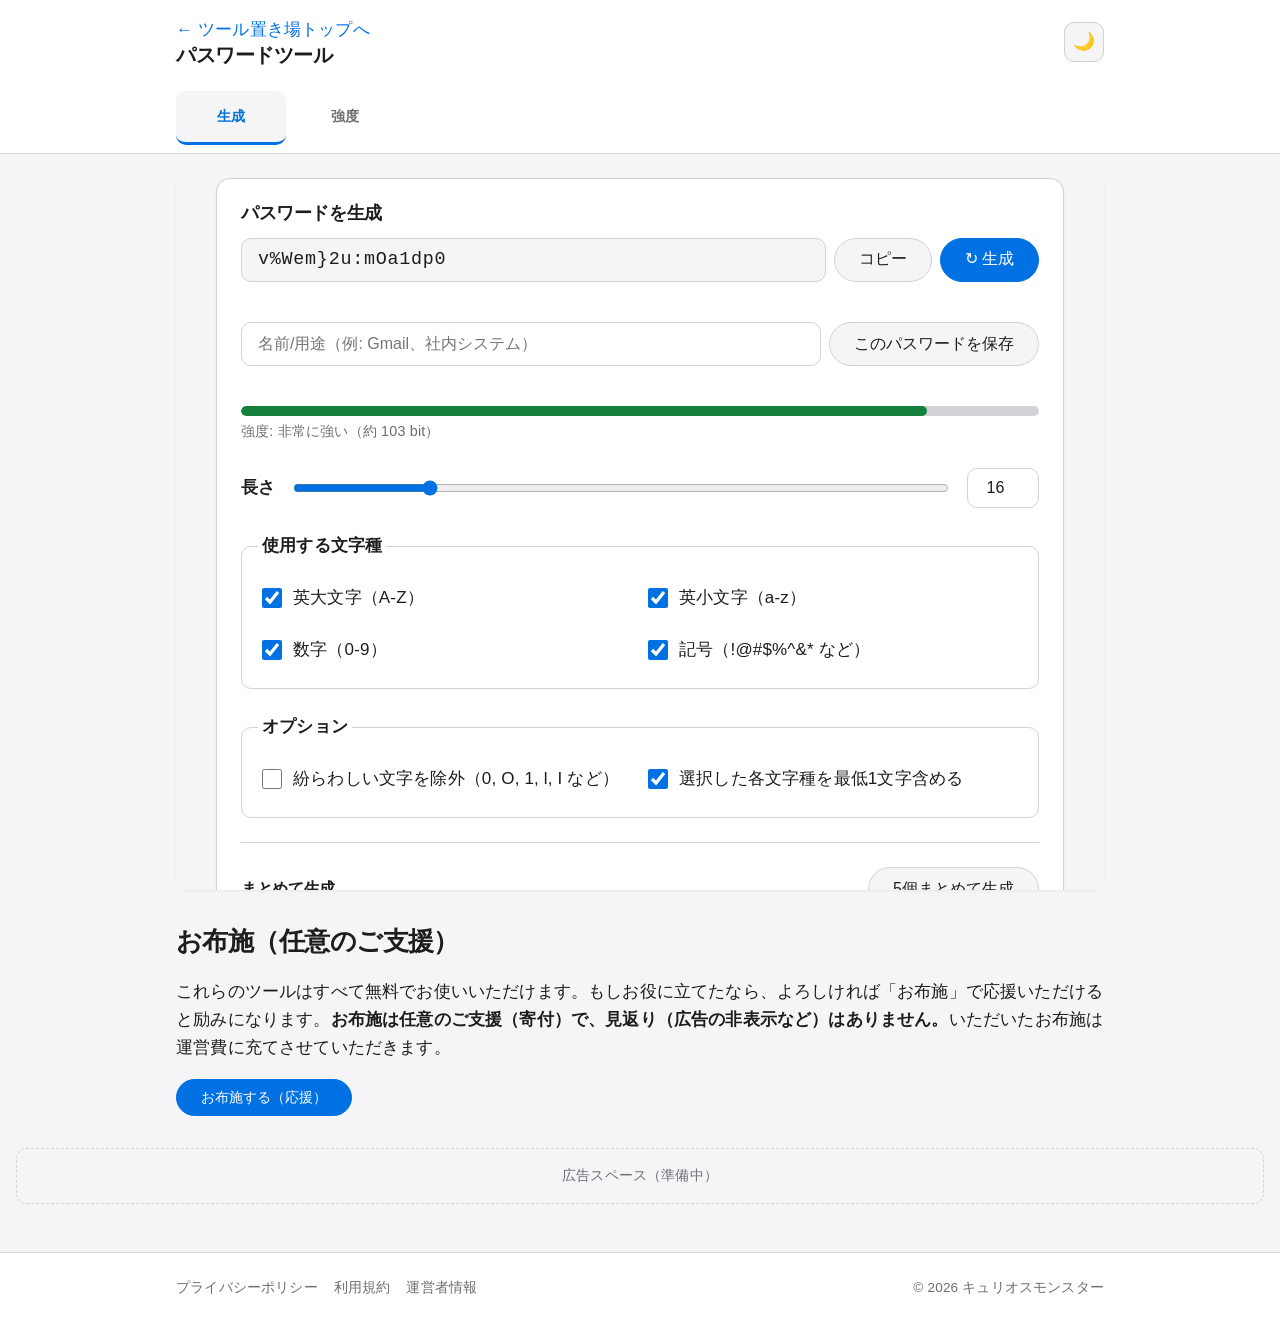
<file: index.html>
﻿<!DOCTYPE html>
<html lang="ja">
<head>
<meta charset="UTF-8">
<meta name="viewport" content="width=device-width, initial-scale=1, viewport-fit=cover">

<title>パスワードツール｜ツール置き場</title>
<meta name="description" content="安全なパスワードの生成と強度チェックができる無料ツール">
<link rel="canonical" href="https://ai-kaihatsubu.github.io/password-tools/">

<!-- OGP -->
<meta property="og:type" content="website">
<meta property="og:title" content="パスワードツール｜ツール置き場">
<meta property="og:description" content="安全なパスワードの生成と強度チェックができる無料ツール">
<meta property="og:url" content="https://ai-kaihatsubu.github.io/password-tools/">
<meta property="og:image" content="https://ai-kaihatsubu.github.io/password-tools/icons/icon-512.svg">
<meta property="og:locale" content="ja_JP">
<meta name="twitter:card" content="summary_large_image">

<!-- PWA -->
<link rel="manifest" href="manifest.webmanifest">
<meta name="theme-color" content="#0071e3">
<link rel="icon" href="icons/icon-192.svg" type="image/svg+xml">
<link rel="apple-touch-icon" href="icons/icon-192.svg">

<!-- JSON-LD -->
<script type="application/ld+json">
{
  "@context": "https://schema.org",
  "@type": "WebApplication",
  "name": "パスワードツール｜ツール置き場",
  "description": "安全なパスワードの生成と強度チェックができる無料ツール",
  "applicationCategory": "UtilitiesApplication",
  "operatingSystem": "Any",
  "offers": {
    "@type": "Offer",
    "price": "0",
    "priceCurrency": "JPY"
  }
}
</script>

<link rel="stylesheet" href="style.css">
</head>
<body>

<a class="skip-link" href="#main">本文へスキップ</a>

<header class="site-header">
  <div class="container header-inner">
    <div class="brand-area">
      <a class="back-link" href="https://ai-kaihatsubu.github.io/">← ツール置き場トップへ</a>
      <h1 class="logo" id="brand">パスワードツール</h1>
    </div>
    <nav class="header-actions" aria-label="表示設定">
      <button id="theme-toggle" type="button" aria-label="ダーク/ライトモード切替" aria-pressed="false">
        <span aria-hidden="true">🌙</span>
      </button>
    </nav>
  </div>
  <div class="container">
    <!-- app.js が SUITE_CONFIG.tabs からタブボタンを動的生成 -->
    <nav class="tab-nav" id="tab-bar" role="tablist" aria-label="ツール切替"></nav>
  </div>
</header>

<main id="main" class="container">
  <!-- app.js が SUITE_CONFIG.tabs からiframeパネルを動的生成。iframe内ツールの重複チロム(ヘッダー/お布施/広告/フッター)はapp.jsがCSSで非表示にする -->
  <div class="tool-panels" id="panels"></div>

  <!-- お布施（このページに1つだけ・全幅） -->
  <section class="ofuse-box" aria-labelledby="ofuse-heading">
    <h2 id="ofuse-heading">お布施（任意のご支援）</h2>
    <p>これらのツールはすべて無料でお使いいただけます。もしお役に立てたなら、よろしければ「お布施」で応援いただけると励みになります。<strong>お布施は任意のご支援（寄付）で、見返り（広告の非表示など）はありません。</strong>いただいたお布施は運営費に充てさせていただきます。</p>
    <button id="ofuse-button" type="button" class="btn btn-primary">お布施する（応援）</button>
    <p class="hint" id="ofuse-status" aria-live="polite"></p>
  </section>
</main>

<!-- 広告枠（コンテンツ下・ページレベル） -->
<div class="ad-slot ad-slot--bottom" data-ad-position="bottom" aria-hidden="true">
  <p class="ad-placeholder">広告スペース（準備中）</p>
</div>

<footer class="site-footer">
  <div class="container footer-inner">
    <nav aria-label="フッターリンク">
      <a href="privacy.html">プライバシーポリシー</a>
      <a href="terms.html">利用規約</a>
      <a href="operator.html">運営者情報</a>
    </nav>
    <p class="copyright">&copy; 2026 キュリオスモンスター</p>
  </div>
</footer>

<script src="config.js"></script>
<script src="monetization.js" defer></script>
<script src="app.js" defer></script>
<script>
  // PWA: Service Worker 登録（相対パスなのでサブパス公開でも scope が正しく効く）
  if ("serviceWorker" in navigator) {
    window.addEventListener("load", function () {
      navigator.serviceWorker.register("sw.js").catch(function () {});
    });
  }
</script>
</body>
</html>
</file>
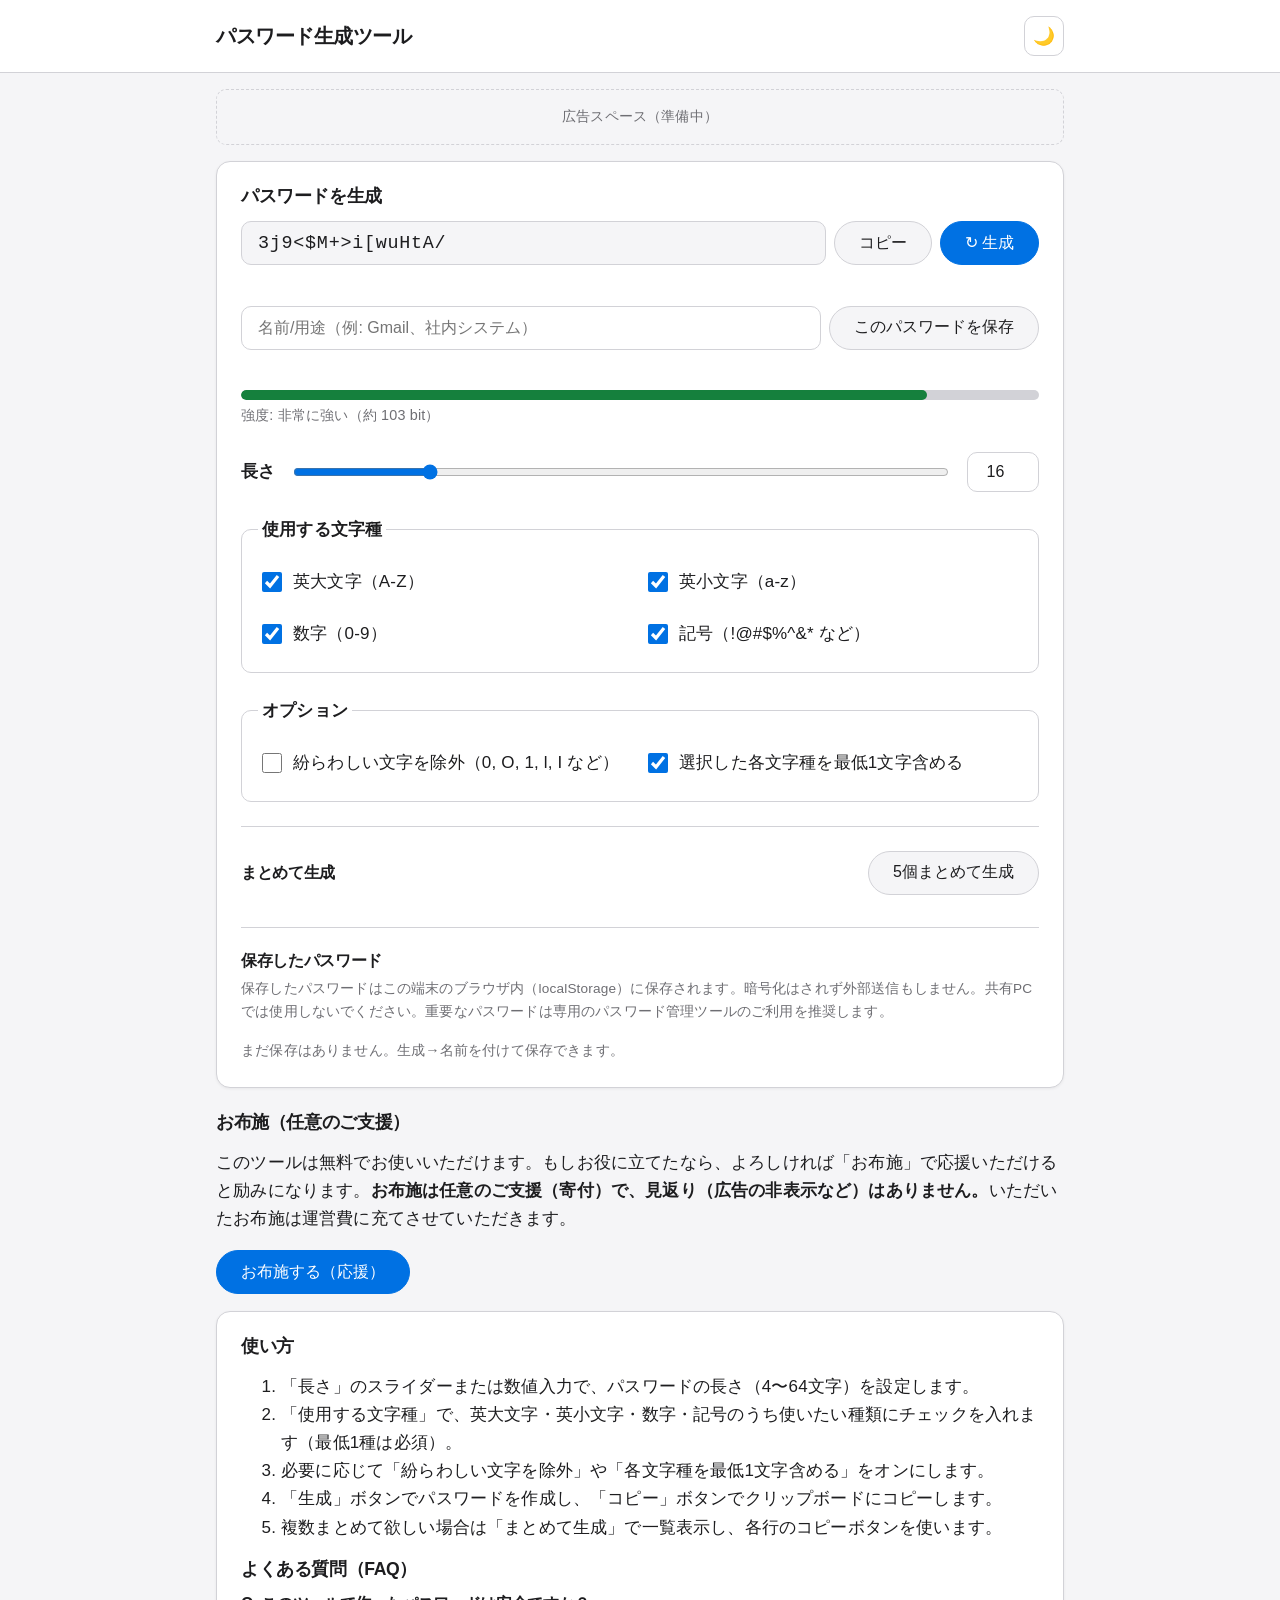
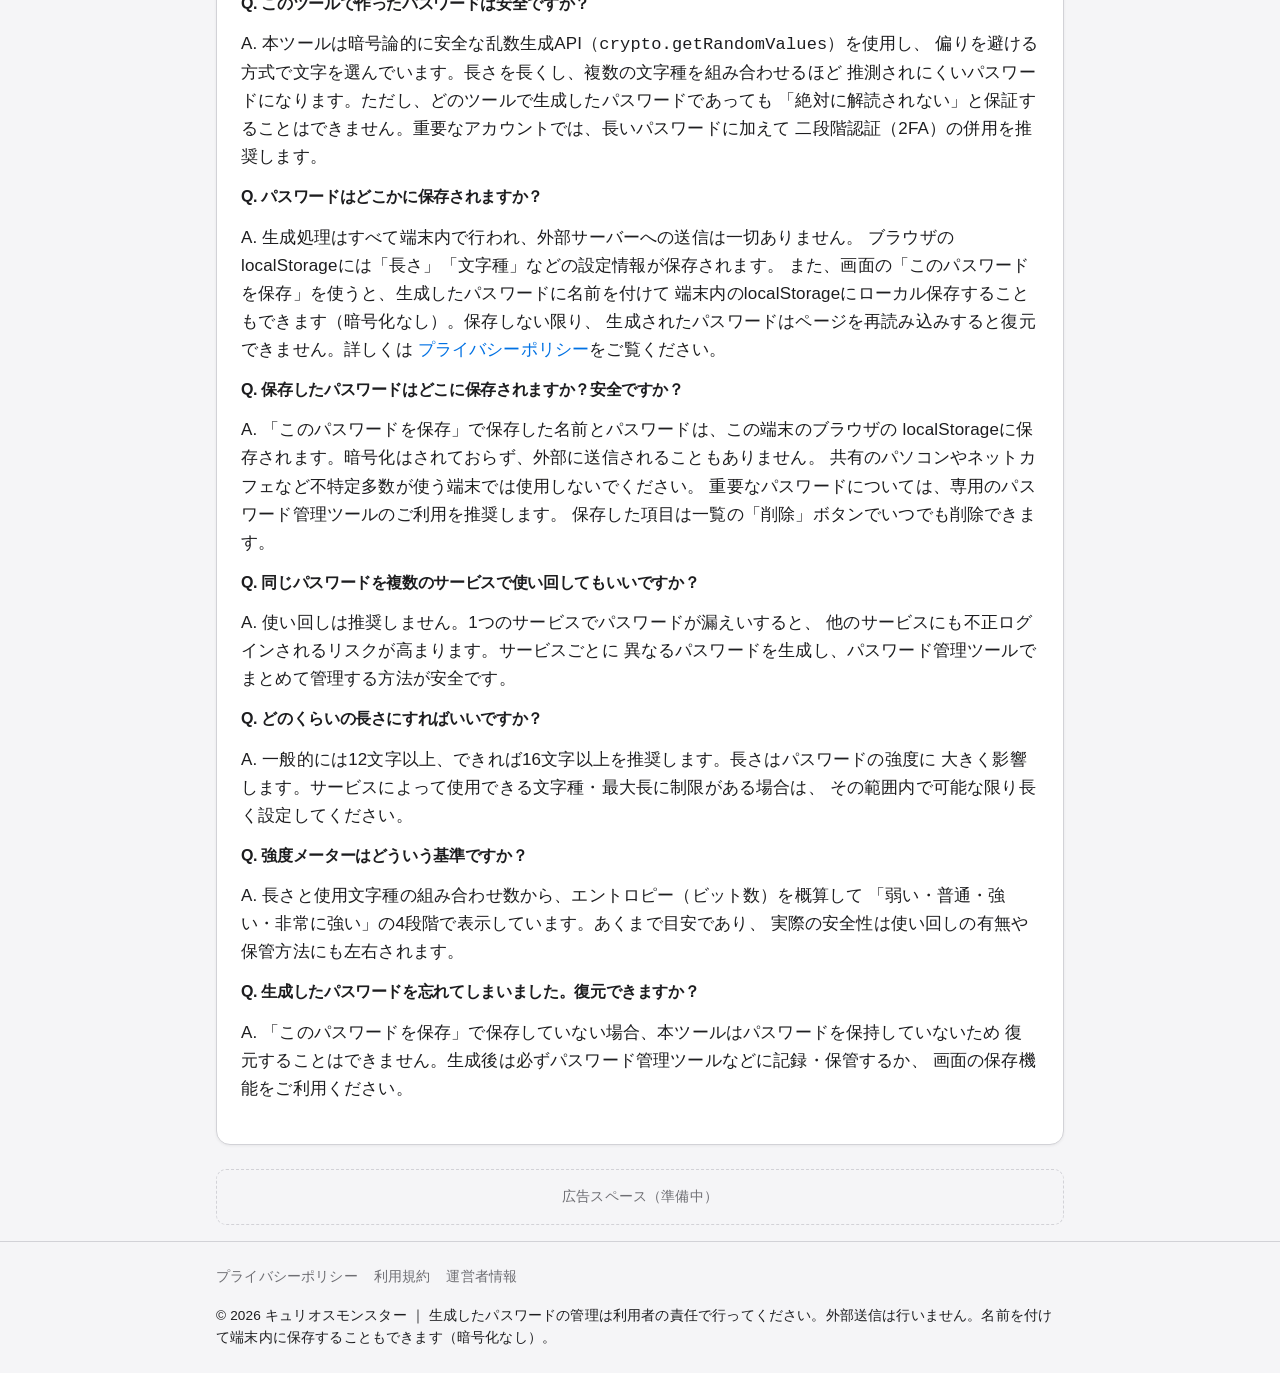
<file: tools/generate/index.html>
﻿<!DOCTYPE html>
<html lang="ja">
<head>
<meta charset="UTF-8">
<meta name="viewport" content="width=device-width, initial-scale=1, viewport-fit=cover">

<title>パスワード生成ツール｜安全なパスワードをワンクリック作成｜ツール置き場</title>
<meta name="description" content="crypto.getRandomValuesによる安全な乱数で、推測されにくいパスワードを即作成。文字種・長さを自由に設定し、強度メーター付き。処理は端末内のみで外部送信なし。名前を付けて端末内にローカル保存も可能（暗号化なし）。">
<link rel="canonical" href="https://ai-kaihatsubu.github.io/password-generator/">

<!-- OGP -->
<meta property="og:type" content="website">
<meta property="og:title" content="パスワード生成ツール｜ツール置き場">
<meta property="og:description" content="安全なパスワードをワンクリックで作成。crypto.getRandomValuesによる強力な乱数生成、強度メーター、まとめて生成、名前付きローカル保存に対応。">
<meta property="og:url" content="https://ai-kaihatsubu.github.io/password-generator/">
<meta property="og:image" content="https://ai-kaihatsubu.github.io/password-generator/icons/icon-512.svg">
<meta property="og:locale" content="ja_JP">
<meta name="twitter:card" content="summary_large_image">

<!-- PWA -->
<link rel="manifest" href="manifest.webmanifest">
<meta name="theme-color" content="#2563eb">
<link rel="icon" href="icons/icon-192.svg" type="image/svg+xml">
<link rel="apple-touch-icon" href="icons/icon-192.svg">

<!-- JSON-LD: WebApplication -->
<script type="application/ld+json">
{
  "@context": "https://schema.org",
  "@type": "WebApplication",
  "name": "パスワード生成ツール",
  "description": "crypto.getRandomValuesによる安全な乱数で推測されにくいパスワードを作成できる無料のWebツール。文字種・長さを自由に設定でき、強度メーターやまとめて生成に対応。処理は端末内のみで外部送信は行わない。名前を付けて端末内にローカル保存も可能（暗号化なし）。",
  "applicationCategory": "UtilitiesApplication",
  "operatingSystem": "Any",
  "offers": {
    "@type": "Offer",
    "price": "0",
    "priceCurrency": "JPY"
  }
}
</script>

<link rel="stylesheet" href="style.css">

<!-- AdSense配信スクリプトは monetization.js が動的に注入します（このHTMLは編集不要）。
     有効化は monetization.js の CONFIG.ADSENSE_CLIENT_ID / ADSENSE_SLOTS を設定するだけ。
     ※ここに手動で <script ...adsbygoogle...> を貼ると二重読み込みになるため貼らないこと。 -->
</head>
<body>

<a class="skip-link" href="#main">本文へスキップ</a>

<header class="site-header">
  <div class="container header-inner">
    <h1 class="logo">パスワード生成ツール</h1>
    <nav class="header-actions" aria-label="表示設定">
      <button id="theme-toggle" type="button" aria-label="ダーク/ライトモード切替" aria-pressed="false">
        <span aria-hidden="true">🌙</span>
      </button>
    </nav>
  </div>
</header>

<!-- AdSense 広告枠（コンテンツ上） -->
<div class="ad-slot ad-slot--top" data-ad-position="top" aria-hidden="true">
  <!-- <ins class="adsbygoogle"
       style="display:block"
       data-ad-client="ca-pub-XXXXXXXXXXXXXXXX"
       data-ad-slot="XXXXXXXXXX"
       data-ad-format="auto"
       data-full-width-responsive="true"></ins>
  <script>(adsbygoogle = window.adsbygoogle || []).push({});</script> -->
  <p class="ad-placeholder">広告スペース（準備中）</p>
</div>

<main id="main" class="container">

  <section class="tool-section" aria-labelledby="tool-heading">
    <h2 id="tool-heading">パスワードを生成</h2>
    <div id="tool-root">

      <!-- メイン出力 -->
      <div class="pw-output">
        <label for="password-output" class="visually-hidden">生成されたパスワード</label>
        <input type="text" id="password-output" class="pw-output-field" readonly
               aria-describedby="strength-label" autocomplete="off" spellcheck="false">
        <button type="button" id="copy-main-btn" class="btn btn-secondary pw-copy-btn">
          コピー
        </button>
        <button type="button" id="regenerate-btn" class="btn btn-primary pw-regen-btn" aria-label="パスワードを再生成">
          <span aria-hidden="true">↻</span> 生成
        </button>
      </div>
      <p id="copy-feedback" class="copy-feedback" role="status" aria-live="polite"></p>

      <!-- 名前を付けて保存 -->
      <div class="save-row">
        <label for="save-name-input" class="visually-hidden">パスワードの名前/用途</label>
        <input type="text" id="save-name-input" class="save-name-input"
               placeholder="名前/用途（例: Gmail、社内システム）" maxlength="60" autocomplete="off">
        <button type="button" id="save-password-btn" class="btn btn-secondary">このパスワードを保存</button>
      </div>
      <p id="save-feedback" class="copy-feedback" role="status" aria-live="polite"></p>

      <!-- 強度メーター -->
      <div class="strength-meter">
        <div class="strength-bar-track" aria-hidden="true">
          <div id="strength-bar" class="strength-bar-fill"></div>
        </div>
        <p id="strength-label" class="strength-label">強度: -</p>
      </div>

      <!-- 長さ設定 -->
      <div class="control-row">
        <label for="length-slider" class="control-label">長さ</label>
        <input type="range" id="length-slider" min="4" max="64" value="16" step="1"
               aria-describedby="length-value">
        <input type="number" id="length-input" min="4" max="64" value="16" step="1"
               class="length-number" aria-label="パスワードの長さ（数値入力）">
      </div>

      <!-- 文字種トグル -->
      <fieldset class="charset-fieldset">
        <legend>使用する文字種</legend>
        <div class="charset-grid">
          <label class="checkbox-row">
            <input type="checkbox" id="opt-uppercase" checked>
            <span>英大文字（A-Z）</span>
          </label>
          <label class="checkbox-row">
            <input type="checkbox" id="opt-lowercase" checked>
            <span>英小文字（a-z）</span>
          </label>
          <label class="checkbox-row">
            <input type="checkbox" id="opt-numbers" checked>
            <span>数字（0-9）</span>
          </label>
          <label class="checkbox-row">
            <input type="checkbox" id="opt-symbols" checked>
            <span>記号（!@#$%^&amp;* など）</span>
          </label>
        </div>
        <p id="charset-error" class="field-error" role="alert" hidden>
          少なくとも1つの文字種を選択してください。
        </p>
      </fieldset>

      <!-- 追加オプション -->
      <fieldset class="charset-fieldset">
        <legend>オプション</legend>
        <div class="charset-grid">
          <label class="checkbox-row">
            <input type="checkbox" id="opt-exclude-ambiguous">
            <span>紛らわしい文字を除外（0, O, 1, l, I など）</span>
          </label>
          <label class="checkbox-row">
            <input type="checkbox" id="opt-require-each" checked>
            <span>選択した各文字種を最低1文字含める</span>
          </label>
        </div>
      </fieldset>

      <!-- まとめて生成 -->
      <div class="bulk-section">
        <div class="bulk-header">
          <h3 class="bulk-title">まとめて生成</h3>
          <button type="button" id="bulk-generate-btn" class="btn btn-secondary">5個まとめて生成</button>
        </div>
        <p id="bulk-limit-note" class="bulk-limit-note" hidden>
          無料版では5個までです。Proで上限を解放できます。
        </p>
        <ul id="bulk-list" class="bulk-list" aria-live="polite"></ul>
      </div>

      <!-- 保存したパスワード -->
      <div class="saved-section" id="saved-section">
        <h3 class="saved-title">保存したパスワード</h3>
        <p id="saved-privacy-note" class="saved-privacy-note">
          保存したパスワードはこの端末のブラウザ内（localStorage）に保存されます。暗号化はされず外部送信もしません。共有PCでは使用しないでください。重要なパスワードは専用のパスワード管理ツールのご利用を推奨します。
        </p>
        <p id="saved-empty" class="saved-empty">まだ保存はありません。生成→名前を付けて保存できます。</p>
        <ul id="saved-list" class="saved-list" aria-live="polite"></ul>
      </div>

    </div>
  </section>

  <!-- アフィリエイト枠 -->
  <aside class="affiliate-box" aria-labelledby="affiliate-heading">
    <h2 id="affiliate-heading">おすすめのパスワード管理ツール</h2>
    <p class="pr-label">[PR]</p>
    <ul class="affiliate-list" id="affiliate-list">
      <!-- monetization.js で動的に生成 -->
    </ul>
  </aside>

  <!-- Pro案内 -->
  <section class="ofuse-box" aria-labelledby="ofuse-heading">
  <h2 id="ofuse-heading">お布施（任意のご支援）</h2>
  <p>このツールは無料でお使いいただけます。もしお役に立てたなら、よろしければ「お布施」で応援いただけると励みになります。<strong>お布施は任意のご支援（寄付）で、見返り（広告の非表示など）はありません。</strong>いただいたお布施は運営費に充てさせていただきます。</p>
  <button id="ofuse-button" type="button" class="btn btn-primary">お布施する（応援）</button>
  <p class="hint" id="ofuse-status" aria-live="polite"></p>
</section>

  <!-- 使い方・FAQ -->
  <section class="guide-section" aria-labelledby="guide-heading">
    <h2 id="guide-heading">使い方</h2>
    <ol>
      <li>「長さ」のスライダーまたは数値入力で、パスワードの長さ（4〜64文字）を設定します。</li>
      <li>「使用する文字種」で、英大文字・英小文字・数字・記号のうち使いたい種類にチェックを入れます（最低1種は必須）。</li>
      <li>必要に応じて「紛らわしい文字を除外」や「各文字種を最低1文字含める」をオンにします。</li>
      <li>「生成」ボタンでパスワードを作成し、「コピー」ボタンでクリップボードにコピーします。</li>
      <li>複数まとめて欲しい場合は「まとめて生成」で一覧表示し、各行のコピーボタンを使います。</li>
    </ol>

    <h2 id="faq-heading">よくある質問（FAQ）</h2>

    <h3>Q. このツールで作ったパスワードは安全ですか？</h3>
    <p>
      A. 本ツールは暗号論的に安全な乱数生成API（<code>crypto.getRandomValues</code>）を使用し、
      偏りを避ける方式で文字を選んでいます。長さを長くし、複数の文字種を組み合わせるほど
      推測されにくいパスワードになります。ただし、どのツールで生成したパスワードであっても
      「絶対に解読されない」と保証することはできません。重要なアカウントでは、長いパスワードに加えて
      二段階認証（2FA）の併用を推奨します。
    </p>

    <h3>Q. パスワードはどこかに保存されますか？</h3>
    <p>
      A. 生成処理はすべて端末内で行われ、外部サーバーへの送信は一切ありません。
      ブラウザのlocalStorageには「長さ」「文字種」などの設定情報が保存されます。
      また、画面の「このパスワードを保存」を使うと、生成したパスワードに名前を付けて
      端末内のlocalStorageにローカル保存することもできます（暗号化なし）。保存しない限り、
      生成されたパスワードはページを再読み込みすると復元できません。詳しくは
      <a href="privacy.html">プライバシーポリシー</a>をご覧ください。
    </p>

    <h3>Q. 保存したパスワードはどこに保存されますか？安全ですか？</h3>
    <p>
      A. 「このパスワードを保存」で保存した名前とパスワードは、この端末のブラウザの
      localStorageに保存されます。暗号化はされておらず、外部に送信されることもありません。
      共有のパソコンやネットカフェなど不特定多数が使う端末では使用しないでください。
      重要なパスワードについては、専用のパスワード管理ツールのご利用を推奨します。
      保存した項目は一覧の「削除」ボタンでいつでも削除できます。
    </p>

    <h3>Q. 同じパスワードを複数のサービスで使い回してもいいですか？</h3>
    <p>
      A. 使い回しは推奨しません。1つのサービスでパスワードが漏えいすると、
      他のサービスにも不正ログインされるリスクが高まります。サービスごとに
      異なるパスワードを生成し、パスワード管理ツールでまとめて管理する方法が安全です。
    </p>

    <h3>Q. どのくらいの長さにすればいいですか？</h3>
    <p>
      A. 一般的には12文字以上、できれば16文字以上を推奨します。長さはパスワードの強度に
      大きく影響します。サービスによって使用できる文字種・最大長に制限がある場合は、
      その範囲内で可能な限り長く設定してください。
    </p>

    <h3>Q. 強度メーターはどういう基準ですか？</h3>
    <p>
      A. 長さと使用文字種の組み合わせ数から、エントロピー（ビット数）を概算して
      「弱い・普通・強い・非常に強い」の4段階で表示しています。あくまで目安であり、
      実際の安全性は使い回しの有無や保管方法にも左右されます。
    </p>

    <h3>Q. 生成したパスワードを忘れてしまいました。復元できますか？</h3>
    <p>
      A. 「このパスワードを保存」で保存していない場合、本ツールはパスワードを保持していないため
      復元することはできません。生成後は必ずパスワード管理ツールなどに記録・保管するか、
      画面の保存機能をご利用ください。
    </p>
  </section>

</main>

<!-- AdSense 広告枠（コンテンツ下） -->
<div class="ad-slot ad-slot--bottom" data-ad-position="bottom" aria-hidden="true">
  <!-- <ins class="adsbygoogle"
       style="display:block"
       data-ad-client="ca-pub-XXXXXXXXXXXXXXXX"
       data-ad-slot="XXXXXXXXXX"
       data-ad-format="auto"
       data-full-width-responsive="true"></ins>
  <script>(adsbygoogle = window.adsbygoogle || []).push({});</script> -->
  <p class="ad-placeholder">広告スペース（準備中）</p>
</div>

<footer class="site-footer">
  <div class="container footer-inner">
    <nav aria-label="フッターリンク">
      <a href="privacy.html">プライバシーポリシー</a>
      <a href="terms.html">利用規約</a>
      <a href="operator.html">運営者情報</a>
    </nav>
    <p class="copyright">&copy; 2026 キュリオスモンスター ｜ 生成したパスワードの管理は利用者の責任で行ってください。外部送信は行いません。名前を付けて端末内に保存することもできます（暗号化なし）。</p>
  </div>
</footer>

<script src="monetization.js" defer></script>
<script src="app.js" defer></script>
<script>
  // PWA: Service Worker 登録（相対パスなのでサブパス公開でも scope が正しく効く）
  if ("serviceWorker" in navigator) {
    window.addEventListener("load", function () {
      navigator.serviceWorker.register("sw.js").catch(function () {});
    });
  }
</script>
</body>
</html>
</file>
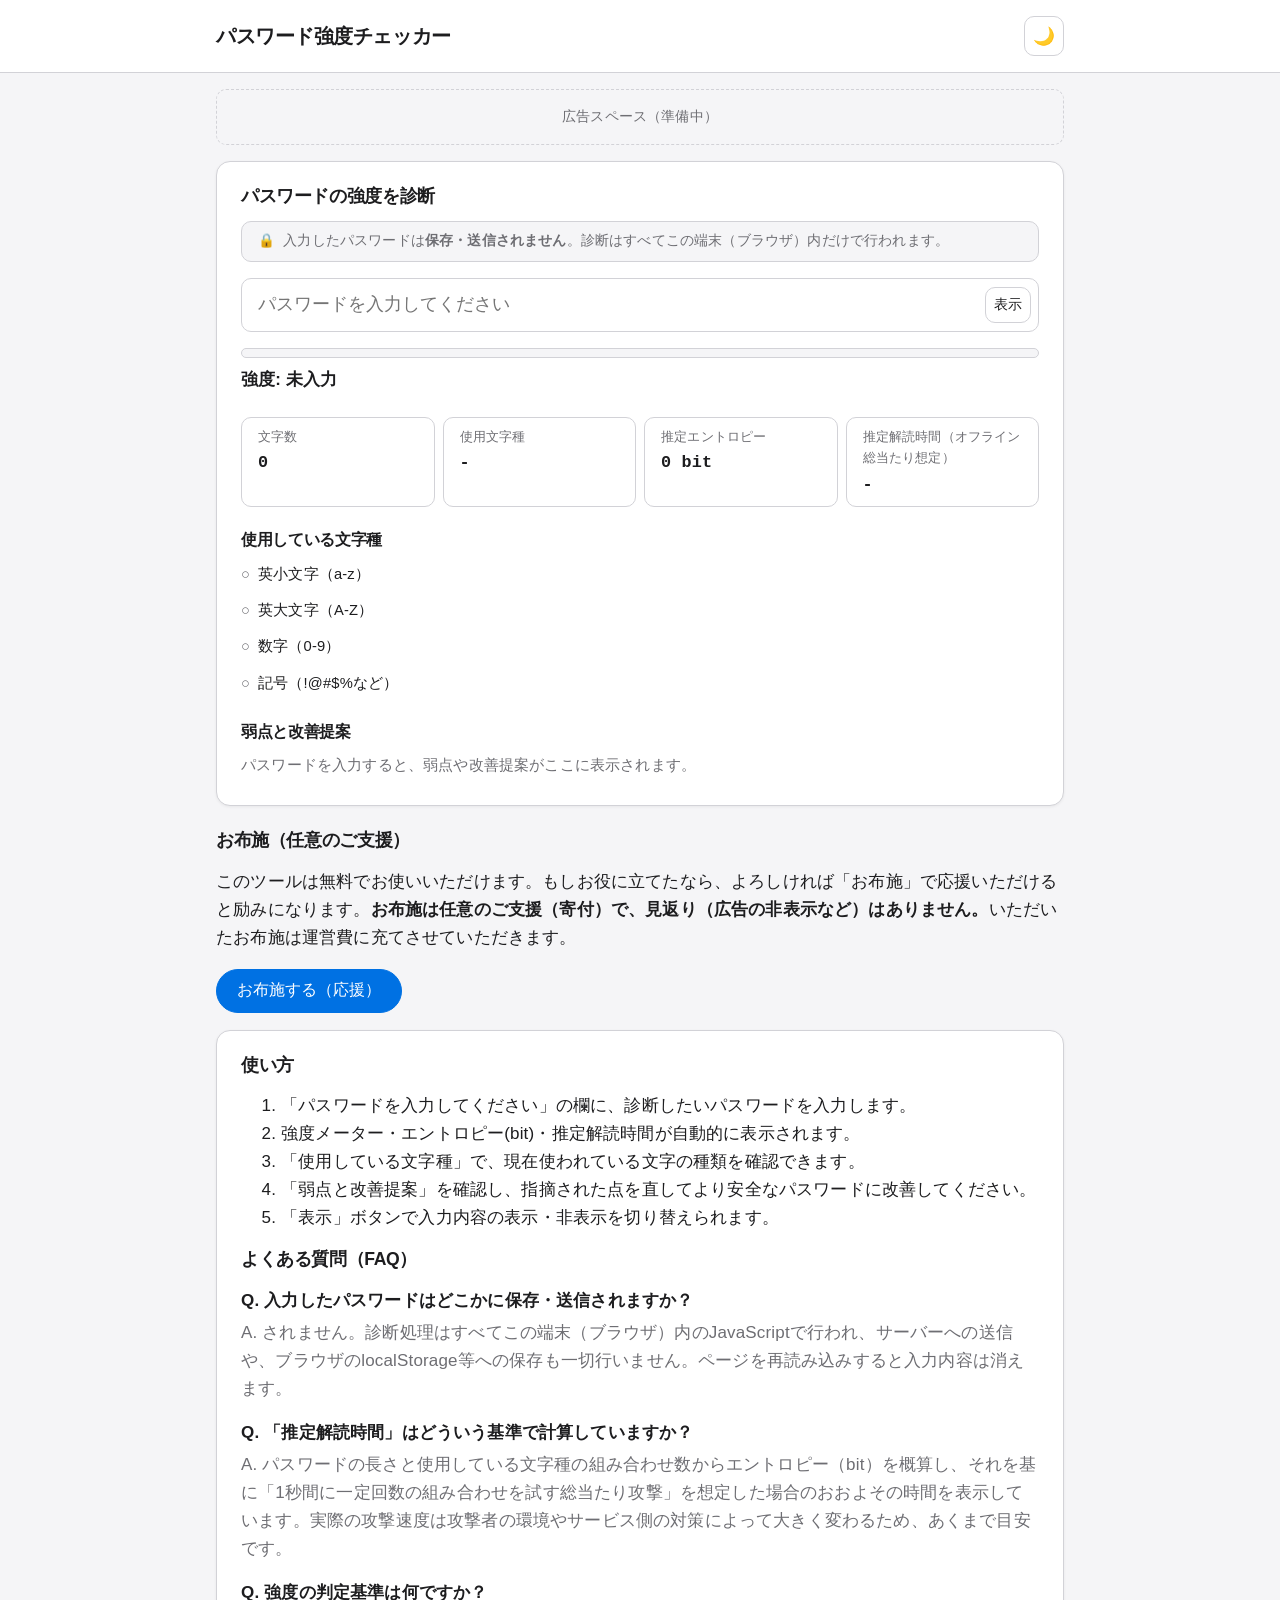
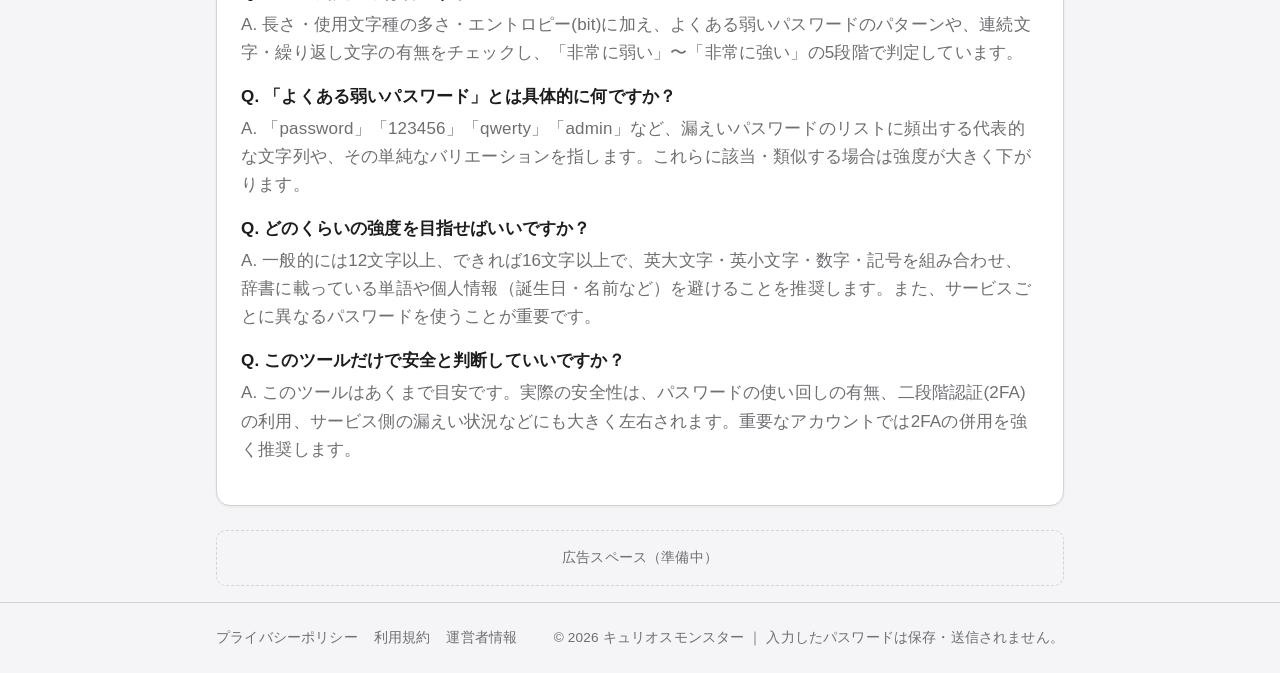
<file: tools/strength/index.html>
﻿<!DOCTYPE html>
<html lang="ja">
<head>
<meta charset="UTF-8">
<meta name="viewport" content="width=device-width, initial-scale=1, viewport-fit=cover">

<title>パスワード強度チェッカー｜安全性を無料で診断｜ツール置き場</title>
<meta name="description" content="入力したパスワードの強度を長さ・文字種・エントロピー・推定解読時間から判定する無料ツール。弱点や改善提案も表示。入力内容は保存・送信されず、端末内のみで処理します。">
<link rel="canonical" href="https://ai-kaihatsubu.github.io/014-password-strength/">

<!-- OGP -->
<meta property="og:type" content="website">
<meta property="og:title" content="パスワード強度チェッカー｜ツール置き場">
<meta property="og:description" content="パスワードの強度を長さ・文字種・エントロピーから判定。弱点指摘と改善提案つき。入力内容は保存・送信しません。">
<meta property="og:url" content="https://ai-kaihatsubu.github.io/014-password-strength/">
<meta property="og:image" content="https://ai-kaihatsubu.github.io/014-password-strength/icons/icon-512.svg">
<meta property="og:locale" content="ja_JP">
<meta name="twitter:card" content="summary_large_image">

<!-- PWA -->
<link rel="manifest" href="manifest.webmanifest">
<meta name="theme-color" content="#0071e3">
<link rel="icon" href="icons/icon-192.svg" type="image/svg+xml">
<link rel="apple-touch-icon" href="icons/icon-192.svg">

<!-- JSON-LD: WebApplication -->
<script type="application/ld+json">
{
  "@context": "https://schema.org",
  "@type": "WebApplication",
  "name": "パスワード強度チェッカー",
  "description": "パスワードの強度を長さ・文字種・エントロピー(bit)・推定解読時間から判定し、弱点指摘と改善提案を表示する無料Webツール。入力したパスワードは保存・送信されず、すべて端末内（ブラウザ内）で処理される。",
  "applicationCategory": "UtilitiesApplication",
  "operatingSystem": "Any",
  "offers": {
    "@type": "Offer",
    "price": "0",
    "priceCurrency": "JPY"
  }
}
</script>

<link rel="stylesheet" href="style.css">

<!-- AdSense配信スクリプトは monetization.js が動的に注入します（このHTMLは編集不要）。 -->
</head>
<body>

<a class="skip-link" href="#main">本文へスキップ</a>

<header class="site-header">
  <div class="container header-inner">
    <h1 class="logo">パスワード強度チェッカー</h1>
    <nav class="header-actions" aria-label="表示設定">
      <button id="theme-toggle" type="button" aria-label="ダーク/ライトモード切替" aria-pressed="false">
        <span aria-hidden="true">🌙</span>
      </button>
    </nav>
  </div>
</header>

<!-- AdSense 広告枠（コンテンツ上） -->
<div class="ad-slot ad-slot--top" data-ad-position="top" aria-hidden="true">
  <!-- <ins class="adsbygoogle"
       style="display:block"
       data-ad-client="ca-pub-6568622993777242"
       data-ad-slot="XXXXXXXXXX"
       data-ad-format="auto"
       data-full-width-responsive="true"></ins>
  <script>(adsbygoogle = window.adsbygoogle || []).push({});</script> -->
  <p class="ad-placeholder">広告スペース（準備中）</p>
</div>

<main id="main" class="container">

  <section class="tool-section" aria-labelledby="tool-heading">
    <h2 id="tool-heading">パスワードの強度を診断</h2>
    <div id="tool-root">

      <p class="privacy-note">
        <span class="icon" aria-hidden="true">🔒</span>
        <span>入力したパスワードは<strong>保存・送信されません</strong>。診断はすべてこの端末（ブラウザ）内だけで行われます。</span>
      </p>

      <label for="password-input" class="sr-only">診断するパスワード</label>
      <div class="pw-input-row">
        <input type="password" id="password-input" placeholder="パスワードを入力してください"
               autocomplete="off" spellcheck="false" autocapitalize="off" aria-describedby="strength-label">
        <button type="button" id="toggle-visibility-btn" class="pw-toggle-btn" aria-pressed="false">
          表示
        </button>
      </div>

      <!-- 強度メーター -->
      <div class="strength-meter">
        <div class="strength-bar-track" aria-hidden="true">
          <div id="strength-bar" class="strength-bar-fill level-0"></div>
        </div>
        <div class="strength-label-row">
          <p id="strength-label" class="strength-label level-0">強度: 未入力</p>
          <p id="entropy-value" class="strength-meta"></p>
        </div>
        <p id="crack-time" class="strength-meta"></p>
      </div>

      <!-- 詳細 -->
      <div class="detail-grid" id="detail-grid" hidden>
        <div class="detail-card">
          <p class="detail-label">文字数</p>
          <p class="detail-value" id="detail-length">0</p>
        </div>
        <div class="detail-card">
          <p class="detail-label">使用文字種</p>
          <p class="detail-value" id="detail-charsets">-</p>
        </div>
        <div class="detail-card">
          <p class="detail-label">推定エントロピー</p>
          <p class="detail-value" id="detail-entropy">0 bit</p>
        </div>
        <div class="detail-card">
          <p class="detail-label">推定解読時間（オフライン総当たり想定）</p>
          <p class="detail-value" id="detail-cracktime">-</p>
        </div>
      </div>

      <!-- 文字種チェックリスト -->
      <h3>使用している文字種</h3>
      <ul class="charset-checklist" id="charset-checklist">
        <li id="check-lower"><span class="mark" aria-hidden="true">○</span> 英小文字（a-z）</li>
        <li id="check-upper"><span class="mark" aria-hidden="true">○</span> 英大文字（A-Z）</li>
        <li id="check-digit"><span class="mark" aria-hidden="true">○</span> 数字（0-9）</li>
        <li id="check-symbol"><span class="mark" aria-hidden="true">○</span> 記号（!@#$%など）</li>
      </ul>

      <!-- 弱点・改善提案 -->
      <h3>弱点と改善提案</h3>
      <ul class="issue-list" id="issue-list">
        <li class="empty-state">パスワードを入力すると、弱点や改善提案がここに表示されます。</li>
      </ul>

    </div>
  </section>

  <!-- アフィリエイト枠 -->
  <aside class="affiliate-box" aria-labelledby="affiliate-heading">
    <h2 id="affiliate-heading">おすすめのセキュリティツール</h2>
    <p class="pr-label">[PR]</p>
    <ul class="affiliate-list" id="affiliate-list">
      <!-- monetization.js で動的に生成 -->
    </ul>
  </aside>

  <!-- Pro案内 -->
  <section class="ofuse-box" aria-labelledby="ofuse-heading">
  <h2 id="ofuse-heading">お布施（任意のご支援）</h2>
  <p>このツールは無料でお使いいただけます。もしお役に立てたなら、よろしければ「お布施」で応援いただけると励みになります。<strong>お布施は任意のご支援（寄付）で、見返り（広告の非表示など）はありません。</strong>いただいたお布施は運営費に充てさせていただきます。</p>
  <button id="ofuse-button" type="button" class="btn btn-primary">お布施する（応援）</button>
  <p class="hint" id="ofuse-status" aria-live="polite"></p>
</section>

  <!-- 使い方・FAQ -->
  <section class="guide-section" aria-labelledby="guide-heading">
    <h2 id="guide-heading">使い方</h2>
    <ol>
      <li>「パスワードを入力してください」の欄に、診断したいパスワードを入力します。</li>
      <li>強度メーター・エントロピー(bit)・推定解読時間が自動的に表示されます。</li>
      <li>「使用している文字種」で、現在使われている文字の種類を確認できます。</li>
      <li>「弱点と改善提案」を確認し、指摘された点を直してより安全なパスワードに改善してください。</li>
      <li>「表示」ボタンで入力内容の表示・非表示を切り替えられます。</li>
    </ol>

    <h2 id="faq-heading">よくある質問（FAQ）</h2>
    <dl class="faq-list">
      <dt>Q. 入力したパスワードはどこかに保存・送信されますか？</dt>
      <dd>A. されません。診断処理はすべてこの端末（ブラウザ）内のJavaScriptで行われ、サーバーへの送信や、ブラウザのlocalStorage等への保存も一切行いません。ページを再読み込みすると入力内容は消えます。</dd>

      <dt>Q. 「推定解読時間」はどういう基準で計算していますか？</dt>
      <dd>A. パスワードの長さと使用している文字種の組み合わせ数からエントロピー（bit）を概算し、それを基に「1秒間に一定回数の組み合わせを試す総当たり攻撃」を想定した場合のおおよその時間を表示しています。実際の攻撃速度は攻撃者の環境やサービス側の対策によって大きく変わるため、あくまで目安です。</dd>

      <dt>Q. 強度の判定基準は何ですか？</dt>
      <dd>A. 長さ・使用文字種の多さ・エントロピー(bit)に加え、よくある弱いパスワードのパターンや、連続文字・繰り返し文字の有無をチェックし、「非常に弱い」〜「非常に強い」の5段階で判定しています。</dd>

      <dt>Q. 「よくある弱いパスワード」とは具体的に何ですか？</dt>
      <dd>A. 「password」「123456」「qwerty」「admin」など、漏えいパスワードのリストに頻出する代表的な文字列や、その単純なバリエーションを指します。これらに該当・類似する場合は強度が大きく下がります。</dd>

      <dt>Q. どのくらいの強度を目指せばいいですか？</dt>
      <dd>A. 一般的には12文字以上、できれば16文字以上で、英大文字・英小文字・数字・記号を組み合わせ、辞書に載っている単語や個人情報（誕生日・名前など）を避けることを推奨します。また、サービスごとに異なるパスワードを使うことが重要です。</dd>

      <dt>Q. このツールだけで安全と判断していいですか？</dt>
      <dd>A. このツールはあくまで目安です。実際の安全性は、パスワードの使い回しの有無、二段階認証(2FA)の利用、サービス側の漏えい状況などにも大きく左右されます。重要なアカウントでは2FAの併用を強く推奨します。</dd>
    </dl>
  </section>

</main>

<!-- AdSense 広告枠（コンテンツ下） -->
<div class="ad-slot ad-slot--bottom" data-ad-position="bottom" aria-hidden="true">
  <!-- <ins class="adsbygoogle"
       style="display:block"
       data-ad-client="ca-pub-6568622993777242"
       data-ad-slot="XXXXXXXXXX"
       data-ad-format="auto"
       data-full-width-responsive="true"></ins>
  <script>(adsbygoogle = window.adsbygoogle || []).push({});</script> -->
  <p class="ad-placeholder">広告スペース（準備中）</p>
</div>

<footer class="site-footer">
  <div class="container footer-inner">
    <nav aria-label="フッターリンク">
      <a href="privacy.html">プライバシーポリシー</a>
      <a href="terms.html">利用規約</a>
      <a href="operator.html">運営者情報</a>
    </nav>
    <p class="copyright">&copy; 2026 キュリオスモンスター ｜ 入力したパスワードは保存・送信されません。</p>
  </div>
</footer>

<script src="monetization.js" defer></script>
<script src="app.js" defer></script>
<script>
  // PWA: Service Worker 登録（相対パスなのでサブパス公開でも scope が正しく効く）
  if ("serviceWorker" in navigator) {
    window.addEventListener("load", function () {
      navigator.serviceWorker.register("sw.js").catch(function () {});
    });
  }
</script>
</body>
</html>
</file>
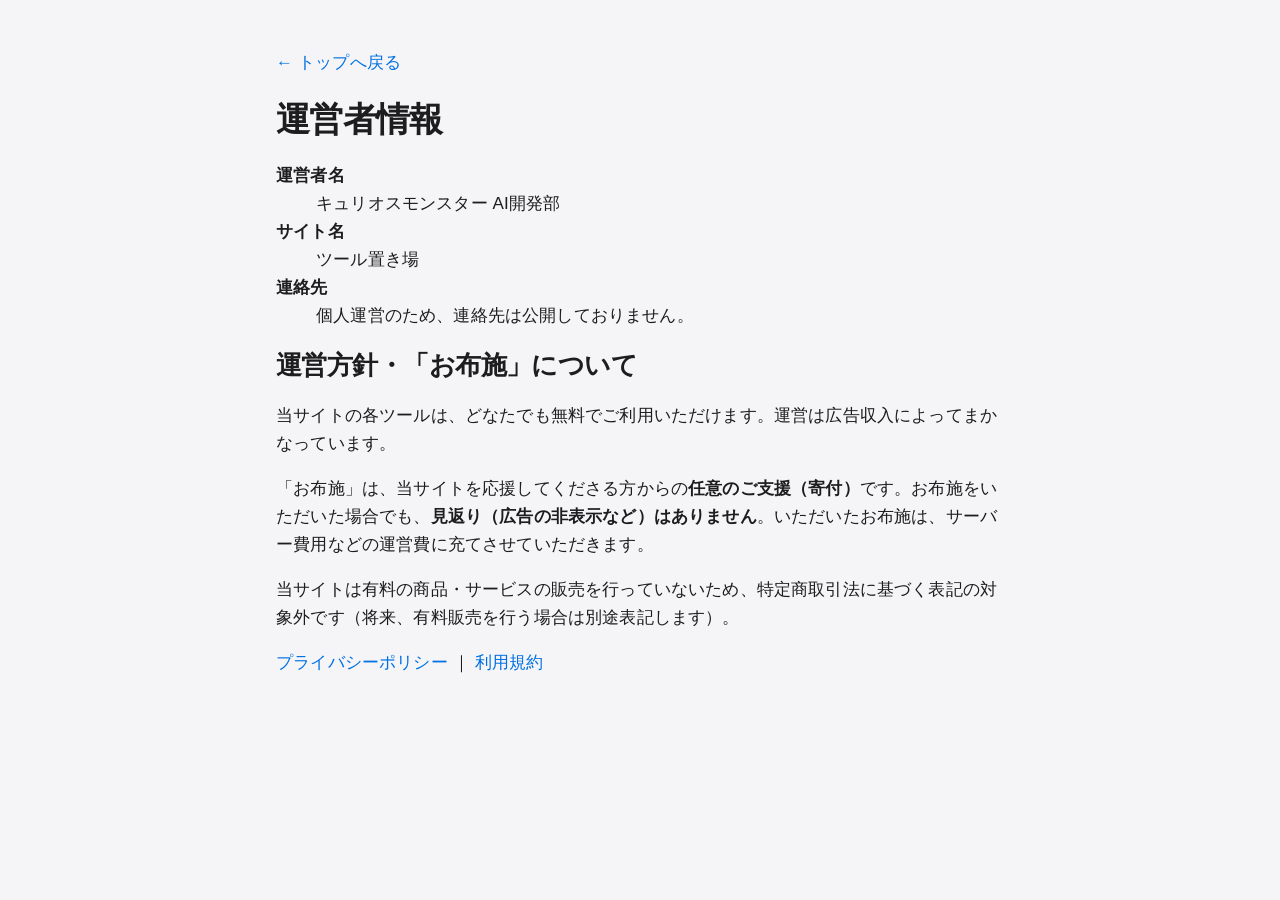
<file: operator.html>
﻿<!DOCTYPE html>
<html lang="ja">
<head>
<meta charset="UTF-8">
<meta name="viewport" content="width=device-width, initial-scale=1, viewport-fit=cover">
<title>運営者情報｜ツール置き場</title>
<meta name="robots" content="noindex">
<link rel="stylesheet" href="style.css">
</head>
<body>
<main class="container" style="max-width:760px;margin:0 auto;padding:32px 16px;">
<p><a href="index.html">← トップへ戻る</a></p>
<h1>運営者情報</h1>
<dl>
  <dt><strong>運営者名</strong></dt>
  <dd>キュリオスモンスター AI開発部</dd>
  <dt><strong>サイト名</strong></dt>
  <dd>ツール置き場</dd>
  <dt><strong>連絡先</strong></dt>
  <dd>個人運営のため、連絡先は公開しておりません。</dd>
</dl>
<h2>運営方針・「お布施」について</h2>
<p>当サイトの各ツールは、どなたでも無料でご利用いただけます。運営は広告収入によってまかなっています。</p>
<p>「お布施」は、当サイトを応援してくださる方からの<strong>任意のご支援（寄付）</strong>です。お布施をいただいた場合でも、<strong>見返り（広告の非表示など）はありません</strong>。いただいたお布施は、サーバー費用などの運営費に充てさせていただきます。</p>
<p>当サイトは有料の商品・サービスの販売を行っていないため、特定商取引法に基づく表記の対象外です（将来、有料販売を行う場合は別途表記します）。</p>
<p><a href="privacy.html">プライバシーポリシー</a> ｜ <a href="terms.html">利用規約</a></p>
</main>
</body>
</html>
</file>
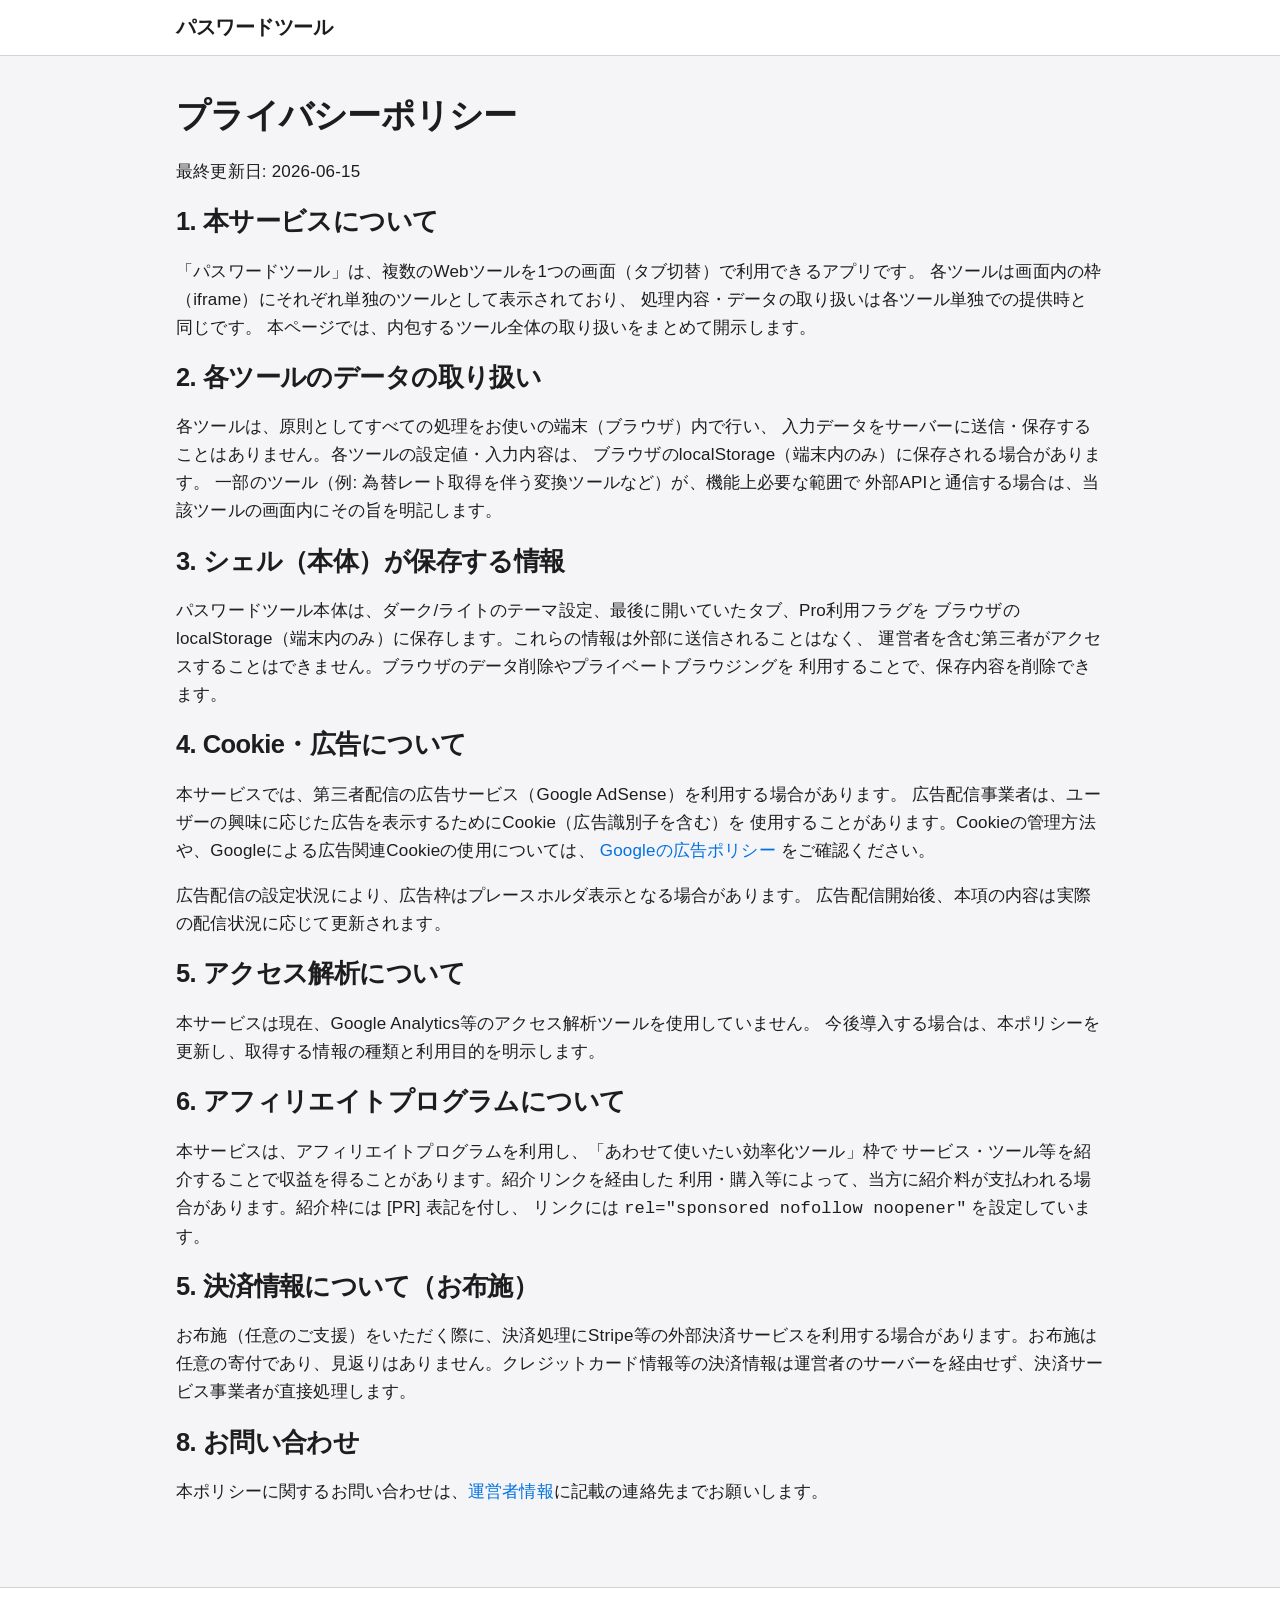
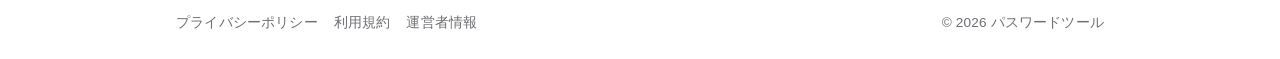
<file: privacy.html>
<!DOCTYPE html>
<html lang="ja">
<head>
<meta charset="UTF-8">
<meta name="viewport" content="width=device-width, initial-scale=1">
<title>プライバシーポリシー｜パスワードツール</title>
<meta name="description" content="パスワードツールのプライバシーポリシー。各ツールのデータ取り扱い、広告・Cookie・アフィリエイトに関する開示について説明します。">
<link rel="canonical" href="https://ai-kaihatsubu.github.io/password-tools/privacy.html">
<link rel="stylesheet" href="style.css">
</head>
<body class="legal-page">
<header class="site-header">
  <div class="container header-inner">
    <h1 class="logo"><a href="index.html" style="color:inherit;text-decoration:none;">パスワードツール</a></h1>
  </div>
</header>
<main class="container">
  <h1>プライバシーポリシー</h1>
  <p>最終更新日: 2026-06-15</p>

  <h2>1. 本サービスについて</h2>
  <p>
    「パスワードツール」は、複数のWebツールを1つの画面（タブ切替）で利用できるアプリです。
    各ツールは画面内の枠（iframe）にそれぞれ単独のツールとして表示されており、
    処理内容・データの取り扱いは各ツール単独での提供時と同じです。
    本ページでは、内包するツール全体の取り扱いをまとめて開示します。
  </p>

  <h2>2. 各ツールのデータの取り扱い</h2>
  <p>
    各ツールは、原則としてすべての処理をお使いの端末（ブラウザ）内で行い、
    入力データをサーバーに送信・保存することはありません。各ツールの設定値・入力内容は、
    ブラウザのlocalStorage（端末内のみ）に保存される場合があります。
    一部のツール（例: 為替レート取得を伴う変換ツールなど）が、機能上必要な範囲で
    外部APIと通信する場合は、当該ツールの画面内にその旨を明記します。
  </p>

  <h2>3. シェル（本体）が保存する情報</h2>
  <p>
    パスワードツール本体は、ダーク/ライトのテーマ設定、最後に開いていたタブ、Pro利用フラグを
    ブラウザのlocalStorage（端末内のみ）に保存します。これらの情報は外部に送信されることはなく、
    運営者を含む第三者がアクセスすることはできません。ブラウザのデータ削除やプライベートブラウジングを
    利用することで、保存内容を削除できます。
  </p>

  <h2>4. Cookie・広告について</h2>
  <p>
    本サービスでは、第三者配信の広告サービス（Google AdSense）を利用する場合があります。
    広告配信事業者は、ユーザーの興味に応じた広告を表示するためにCookie（広告識別子を含む）を
    使用することがあります。Cookieの管理方法や、Googleによる広告関連Cookieの使用については、
    <a href="https://policies.google.com/technologies/ads?hl=ja" rel="noopener" target="_blank">Googleの広告ポリシー</a>
    をご確認ください。
  </p>
  <p>
    広告配信の設定状況により、広告枠はプレースホルダ表示となる場合があります。
    広告配信開始後、本項の内容は実際の配信状況に応じて更新されます。
  </p>

  <h2>5. アクセス解析について</h2>
  <p>
    本サービスは現在、Google Analytics等のアクセス解析ツールを使用していません。
    今後導入する場合は、本ポリシーを更新し、取得する情報の種類と利用目的を明示します。
  </p>

  <h2>6. アフィリエイトプログラムについて</h2>
  <p>
    本サービスは、アフィリエイトプログラムを利用し、「あわせて使いたい効率化ツール」枠で
    サービス・ツール等を紹介することで収益を得ることがあります。紹介リンクを経由した
    利用・購入等によって、当方に紹介料が支払われる場合があります。紹介枠には [PR] 表記を付し、
    リンクには <code>rel="sponsored nofollow noopener"</code> を設定しています。
  </p>

  <h2>5. 決済情報について（お布施）</h2>
  <p>
    お布施（任意のご支援）をいただく際に、決済処理にStripe等の外部決済サービスを利用する場合があります。お布施は任意の寄付であり、見返りはありません。クレジットカード情報等の決済情報は運営者のサーバーを経由せず、決済サービス事業者が直接処理します。
  </p>

  <h2>8. お問い合わせ</h2>
  <p>本ポリシーに関するお問い合わせは、<a href="operator.html">運営者情報</a>に記載の連絡先までお願いします。</p>
</main>
<footer class="site-footer">
  <div class="container footer-inner">
    <nav aria-label="フッターリンク">
      <a href="privacy.html">プライバシーポリシー</a>
      <a href="terms.html">利用規約</a>
      <a href="operator.html">運営者情報</a>
    </nav>
    <p class="copyright">&copy; 2026 パスワードツール</p>
  </div>
</footer>
</body>
</html>
</file>
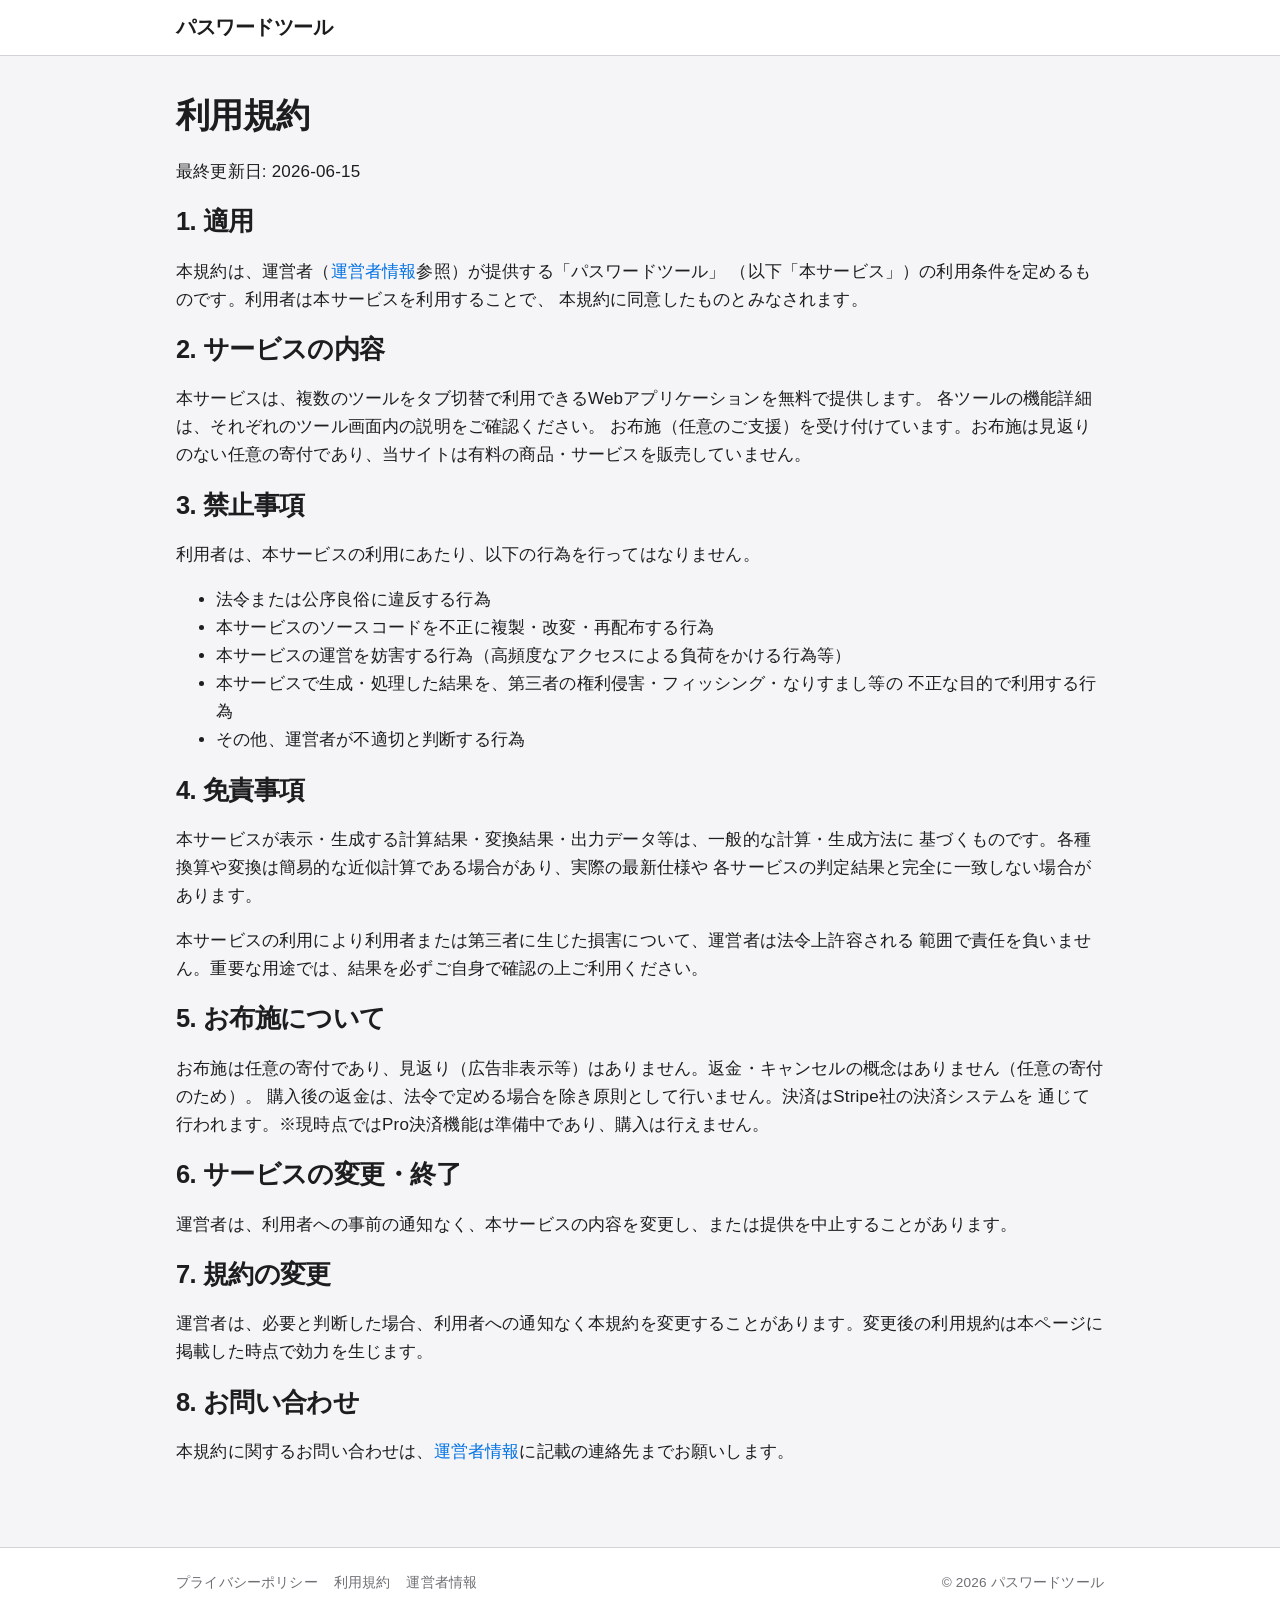
<file: terms.html>
<!DOCTYPE html>
<html lang="ja">
<head>
<meta charset="UTF-8">
<meta name="viewport" content="width=device-width, initial-scale=1">
<title>利用規約｜パスワードツール</title>
<meta name="description" content="本ツールの利用規約。免責事項、お布施（任意のご支援）について説明します。">
<link rel="canonical" href="https://ai-kaihatsubu.github.io/password-tools/terms.html">
<link rel="stylesheet" href="style.css">
</head>
<body class="legal-page">
<header class="site-header">
  <div class="container header-inner">
    <h1 class="logo"><a href="index.html" style="color:inherit;text-decoration:none;">パスワードツール</a></h1>
  </div>
</header>
<main class="container">
  <h1>利用規約</h1>
  <p>最終更新日: 2026-06-15</p>

  <h2>1. 適用</h2>
  <p>本規約は、運営者（<a href="operator.html">運営者情報</a>参照）が提供する「パスワードツール」
  （以下「本サービス」）の利用条件を定めるものです。利用者は本サービスを利用することで、
  本規約に同意したものとみなされます。</p>

  <h2>2. サービスの内容</h2>
  <p>
    本サービスは、複数のツールをタブ切替で利用できるWebアプリケーションを無料で提供します。
    各ツールの機能詳細は、それぞれのツール画面内の説明をご確認ください。
    お布施（任意のご支援）を受け付けています。お布施は見返りのない任意の寄付であり、当サイトは有料の商品・サービスを販売していません。
  </p>

  <h2>3. 禁止事項</h2>
  <p>利用者は、本サービスの利用にあたり、以下の行為を行ってはなりません。</p>
  <ul>
    <li>法令または公序良俗に違反する行為</li>
    <li>本サービスのソースコードを不正に複製・改変・再配布する行為</li>
    <li>本サービスの運営を妨害する行為（高頻度なアクセスによる負荷をかける行為等）</li>
    <li>本サービスで生成・処理した結果を、第三者の権利侵害・フィッシング・なりすまし等の
        不正な目的で利用する行為</li>
    <li>その他、運営者が不適切と判断する行為</li>
  </ul>

  <h2>4. 免責事項</h2>
  <p>
    本サービスが表示・生成する計算結果・変換結果・出力データ等は、一般的な計算・生成方法に
    基づくものです。各種換算や変換は簡易的な近似計算である場合があり、実際の最新仕様や
    各サービスの判定結果と完全に一致しない場合があります。
  </p>
  <p>
    本サービスの利用により利用者または第三者に生じた損害について、運営者は法令上許容される
    範囲で責任を負いません。重要な用途では、結果を必ずご自身で確認の上ご利用ください。
  </p>

  <h2>5. お布施について</h2>
  <p>
    お布施は任意の寄付であり、見返り（広告非表示等）はありません。返金・キャンセルの概念はありません（任意の寄付のため）。
    購入後の返金は、法令で定める場合を除き原則として行いません。決済はStripe社の決済システムを
    通じて行われます。※現時点ではPro決済機能は準備中であり、購入は行えません。
  </p>

  <h2>6. サービスの変更・終了</h2>
  <p>運営者は、利用者への事前の通知なく、本サービスの内容を変更し、または提供を中止することがあります。</p>

  <h2>7. 規約の変更</h2>
  <p>運営者は、必要と判断した場合、利用者への通知なく本規約を変更することがあります。変更後の利用規約は本ページに掲載した時点で効力を生じます。</p>

  <h2>8. お問い合わせ</h2>
  <p>本規約に関するお問い合わせは、<a href="operator.html">運営者情報</a>に記載の連絡先までお願いします。</p>
</main>
<footer class="site-footer">
  <div class="container footer-inner">
    <nav aria-label="フッターリンク">
      <a href="privacy.html">プライバシーポリシー</a>
      <a href="terms.html">利用規約</a>
      <a href="operator.html">運営者情報</a>
    </nav>
    <p class="copyright">&copy; 2026 パスワードツール</p>
  </div>
</footer>
</body>
</html>
</file>
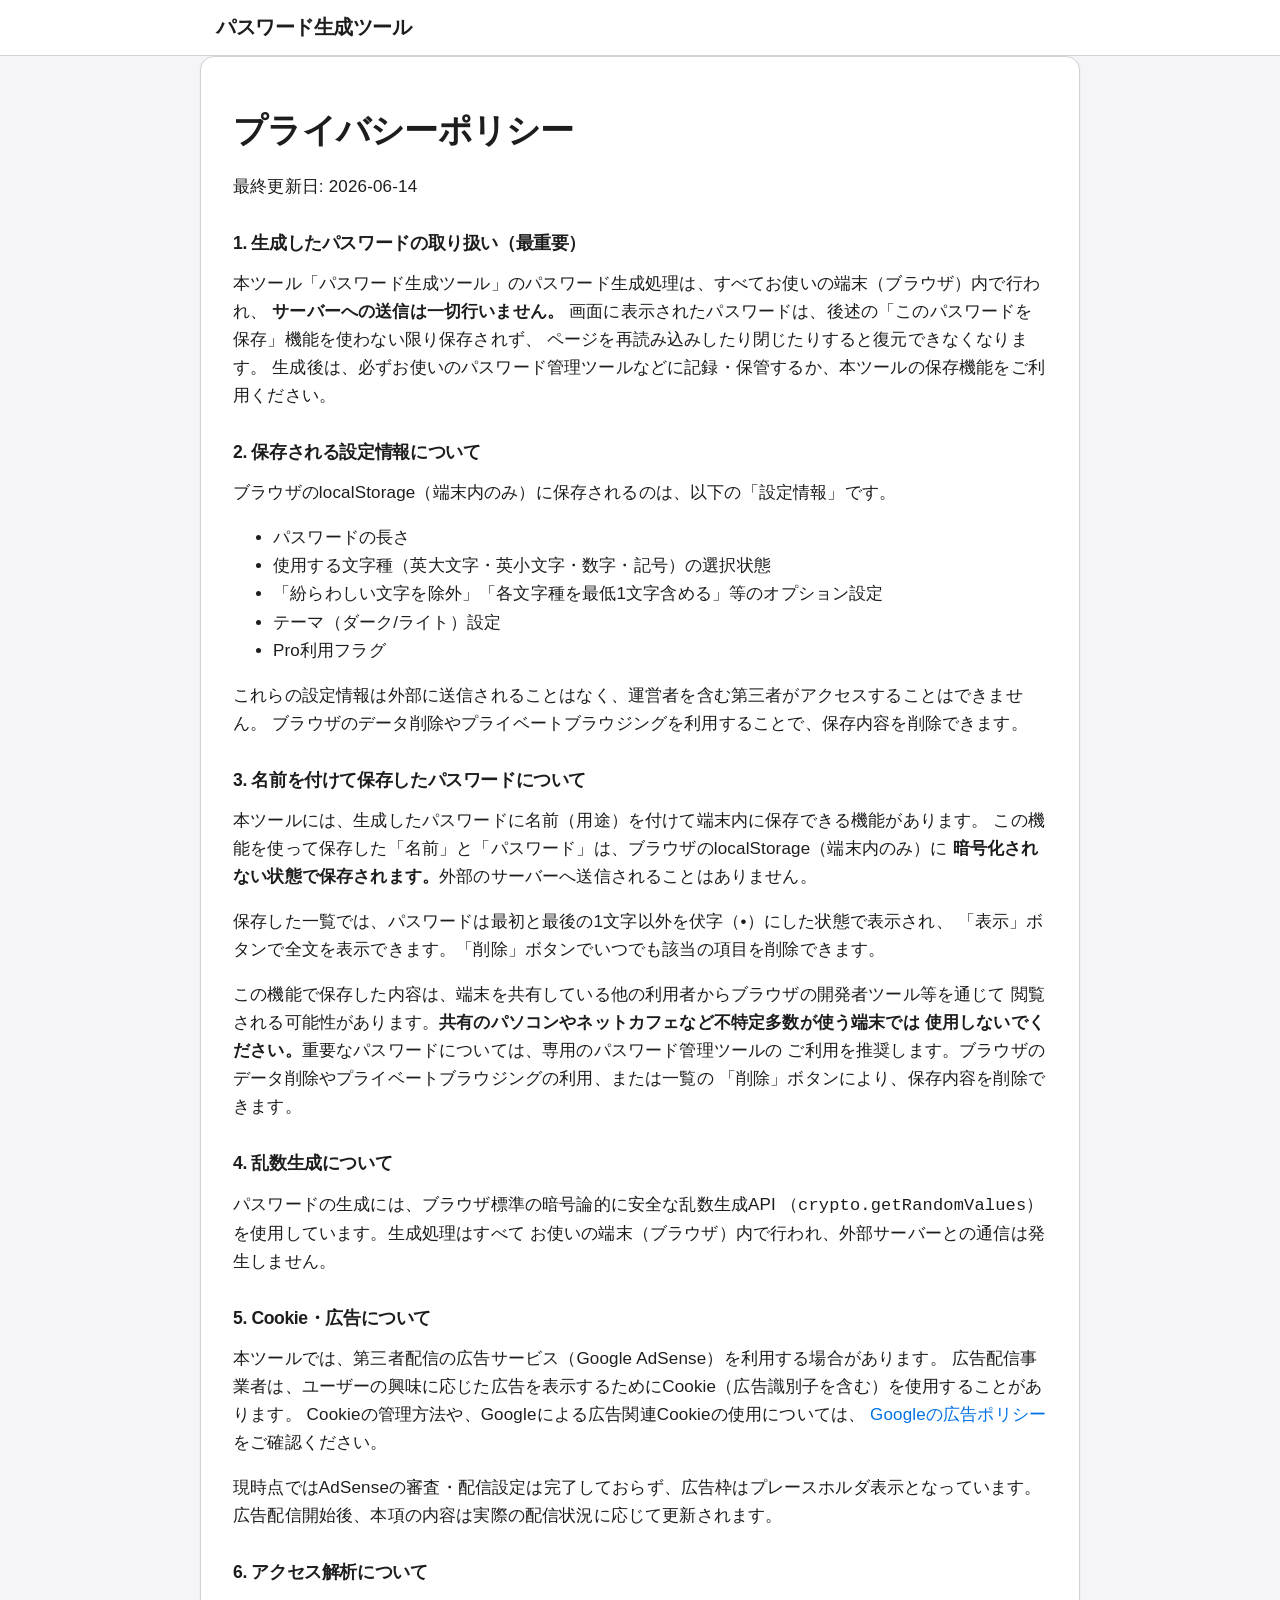
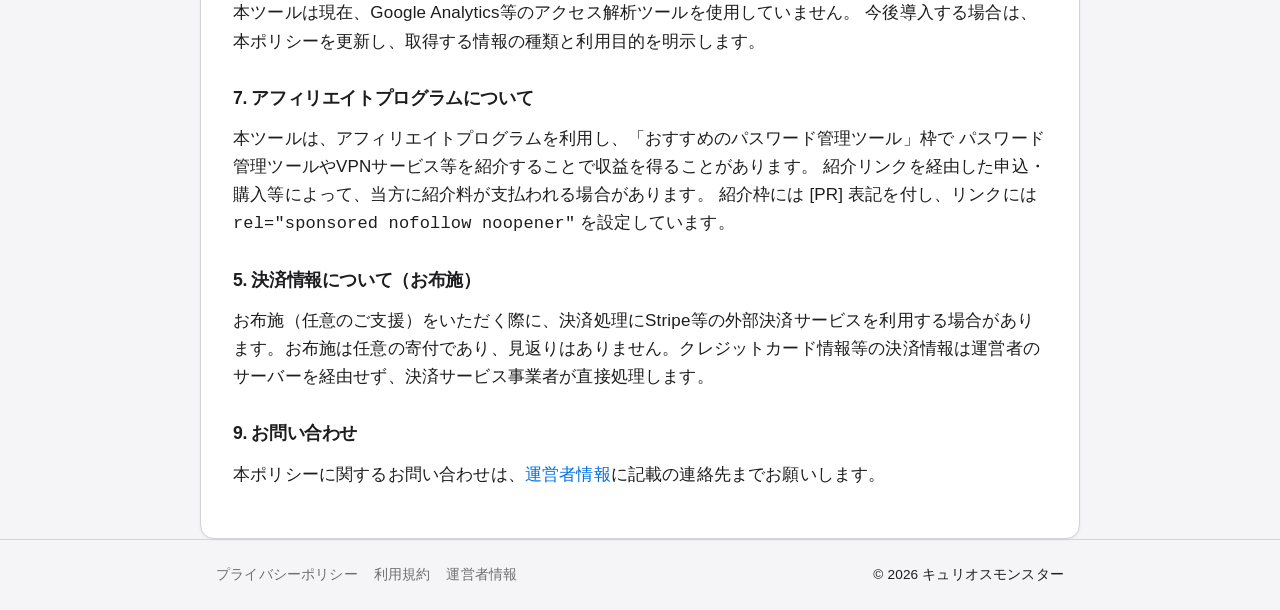
<file: tools/generate/privacy.html>
<!DOCTYPE html>
<html lang="ja">
<head>
<meta charset="UTF-8">
<meta name="viewport" content="width=device-width, initial-scale=1">
<title>プライバシーポリシー｜パスワード生成ツール</title>
<meta name="description" content="パスワード生成ツールのプライバシーポリシー。生成したパスワードの取り扱い、保存・送信の有無、広告・Cookie・アフィリエイトに関する開示について説明します。">
<link rel="canonical" href="https://ai-kaihatsubu.github.io/password-generator/privacy.html">
<link rel="stylesheet" href="style.css">
</head>
<body class="legal-page">
<header class="site-header">
  <div class="container header-inner">
    <h1 class="logo"><a href="index.html" style="color:inherit;text-decoration:none;">パスワード生成ツール</a></h1>
  </div>
</header>
<main class="container">
  <h1>プライバシーポリシー</h1>
  <p>最終更新日: 2026-06-14</p>

  <h2>1. 生成したパスワードの取り扱い（最重要）</h2>
  <p>
    本ツール「パスワード生成ツール」のパスワード生成処理は、すべてお使いの端末（ブラウザ）内で行われ、
    <strong>サーバーへの送信は一切行いません。</strong>
    画面に表示されたパスワードは、後述の「このパスワードを保存」機能を使わない限り保存されず、
    ページを再読み込みしたり閉じたりすると復元できなくなります。
    生成後は、必ずお使いのパスワード管理ツールなどに記録・保管するか、本ツールの保存機能をご利用ください。
  </p>

  <h2>2. 保存される設定情報について</h2>
  <p>
    ブラウザのlocalStorage（端末内のみ）に保存されるのは、以下の「設定情報」です。
  </p>
  <ul>
    <li>パスワードの長さ</li>
    <li>使用する文字種（英大文字・英小文字・数字・記号）の選択状態</li>
    <li>「紛らわしい文字を除外」「各文字種を最低1文字含める」等のオプション設定</li>
    <li>テーマ（ダーク/ライト）設定</li>
    <li>Pro利用フラグ</li>
  </ul>
  <p>
    これらの設定情報は外部に送信されることはなく、運営者を含む第三者がアクセスすることはできません。
    ブラウザのデータ削除やプライベートブラウジングを利用することで、保存内容を削除できます。
  </p>

  <h2>3. 名前を付けて保存したパスワードについて</h2>
  <p>
    本ツールには、生成したパスワードに名前（用途）を付けて端末内に保存できる機能があります。
    この機能を使って保存した「名前」と「パスワード」は、ブラウザのlocalStorage（端末内のみ）に
    <strong>暗号化されない状態で保存されます。</strong>外部のサーバーへ送信されることはありません。
  </p>
  <p>
    保存した一覧では、パスワードは最初と最後の1文字以外を伏字（•）にした状態で表示され、
    「表示」ボタンで全文を表示できます。「削除」ボタンでいつでも該当の項目を削除できます。
  </p>
  <p>
    この機能で保存した内容は、端末を共有している他の利用者からブラウザの開発者ツール等を通じて
    閲覧される可能性があります。<strong>共有のパソコンやネットカフェなど不特定多数が使う端末では
    使用しないでください。</strong>重要なパスワードについては、専用のパスワード管理ツールの
    ご利用を推奨します。ブラウザのデータ削除やプライベートブラウジングの利用、または一覧の
    「削除」ボタンにより、保存内容を削除できます。
  </p>

  <h2>4. 乱数生成について</h2>
  <p>
    パスワードの生成には、ブラウザ標準の暗号論的に安全な乱数生成API
    （<code>crypto.getRandomValues</code>）を使用しています。生成処理はすべて
    お使いの端末（ブラウザ）内で行われ、外部サーバーとの通信は発生しません。
  </p>

  <h2>5. Cookie・広告について</h2>
  <p>
    本ツールでは、第三者配信の広告サービス（Google AdSense）を利用する場合があります。
    広告配信事業者は、ユーザーの興味に応じた広告を表示するためにCookie（広告識別子を含む）を使用することがあります。
    Cookieの管理方法や、Googleによる広告関連Cookieの使用については、
    <a href="https://policies.google.com/technologies/ads?hl=ja" rel="noopener" target="_blank">Googleの広告ポリシー</a>
    をご確認ください。
  </p>
  <p>
    現時点ではAdSenseの審査・配信設定は完了しておらず、広告枠はプレースホルダ表示となっています。
    広告配信開始後、本項の内容は実際の配信状況に応じて更新されます。
  </p>

  <h2>6. アクセス解析について</h2>
  <p>
    本ツールは現在、Google Analytics等のアクセス解析ツールを使用していません。
    今後導入する場合は、本ポリシーを更新し、取得する情報の種類と利用目的を明示します。
  </p>

  <h2>7. アフィリエイトプログラムについて</h2>
  <p>
    本ツールは、アフィリエイトプログラムを利用し、「おすすめのパスワード管理ツール」枠で
    パスワード管理ツールやVPNサービス等を紹介することで収益を得ることがあります。
    紹介リンクを経由した申込・購入等によって、当方に紹介料が支払われる場合があります。
    紹介枠には [PR] 表記を付し、リンクには <code>rel="sponsored nofollow noopener"</code> を設定しています。
  </p>

  <h2>5. 決済情報について（お布施）</h2>
  <p>
    お布施（任意のご支援）をいただく際に、決済処理にStripe等の外部決済サービスを利用する場合があります。お布施は任意の寄付であり、見返りはありません。クレジットカード情報等の決済情報は運営者のサーバーを経由せず、決済サービス事業者が直接処理します。
  </p>

  <h2>9. お問い合わせ</h2>
  <p>本ポリシーに関するお問い合わせは、<a href="operator.html">運営者情報</a>に記載の連絡先までお願いします。</p>
</main>
<footer class="site-footer">
  <div class="container footer-inner">
    <nav aria-label="フッターリンク">
      <a href="privacy.html">プライバシーポリシー</a>
      <a href="terms.html">利用規約</a>
      <a href="operator.html">運営者情報</a>
    </nav>
    <p class="copyright">&copy; 2026 キュリオスモンスター</p>
  </div>
</footer>
<script src="app.js" defer></script>
</body>
</html>
</file>
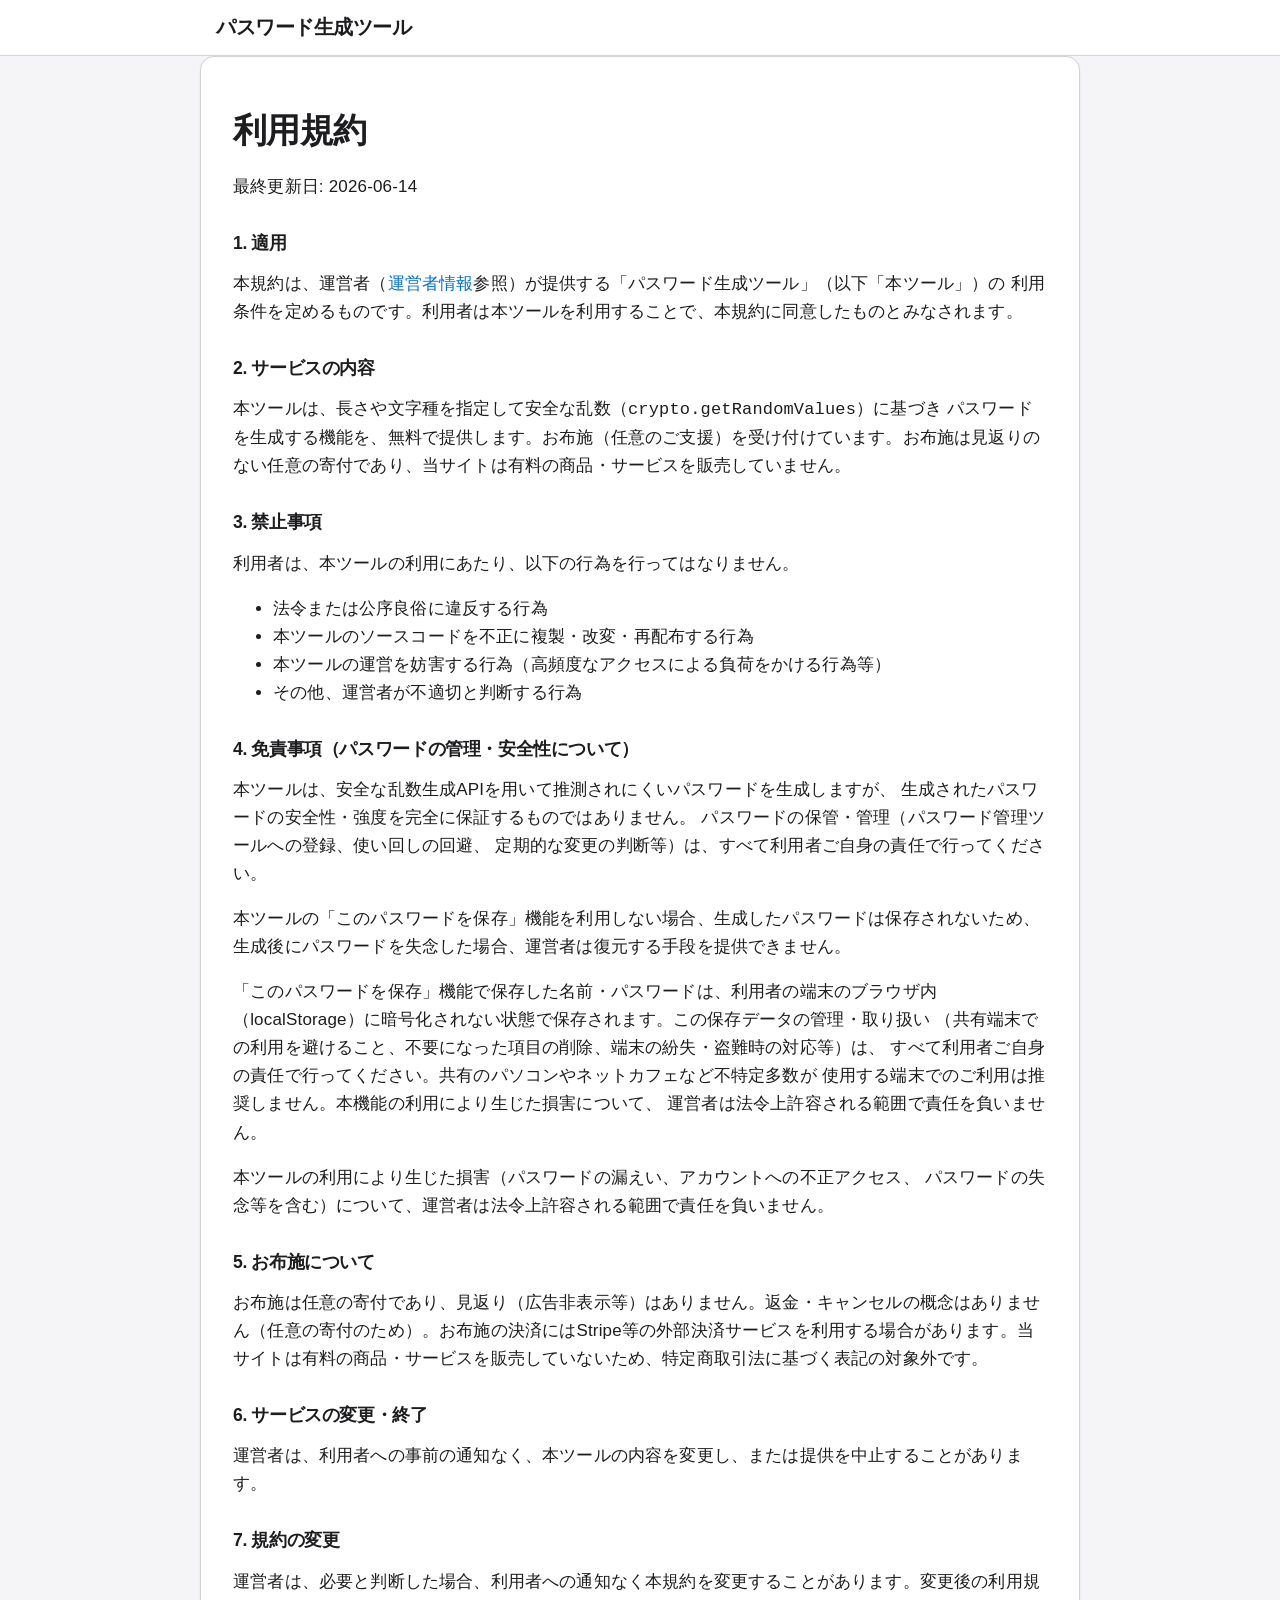
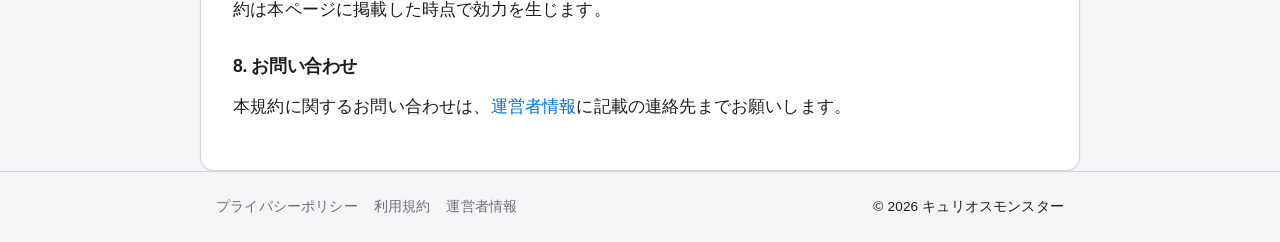
<file: tools/generate/terms.html>
<!DOCTYPE html>
<html lang="ja">
<head>
<meta charset="UTF-8">
<meta name="viewport" content="width=device-width, initial-scale=1">
<title>利用規約｜パスワード生成ツール</title>
<meta name="description" content="本ツールの利用規約。免責事項、お布施（任意のご支援）について説明します。">
<link rel="canonical" href="https://ai-kaihatsubu.github.io/password-generator/terms.html">
<link rel="stylesheet" href="style.css">
</head>
<body class="legal-page">
<header class="site-header">
  <div class="container header-inner">
    <h1 class="logo"><a href="index.html" style="color:inherit;text-decoration:none;">パスワード生成ツール</a></h1>
  </div>
</header>
<main class="container">
  <h1>利用規約</h1>
  <p>最終更新日: 2026-06-14</p>

  <h2>1. 適用</h2>
  <p>本規約は、運営者（<a href="operator.html">運営者情報</a>参照）が提供する「パスワード生成ツール」（以下「本ツール」）の
  利用条件を定めるものです。利用者は本ツールを利用することで、本規約に同意したものとみなされます。</p>

  <h2>2. サービスの内容</h2>
  <p>
    本ツールは、長さや文字種を指定して安全な乱数（<code>crypto.getRandomValues</code>）に基づき
    パスワードを生成する機能を、無料で提供します。お布施（任意のご支援）を受け付けています。お布施は見返りのない任意の寄付であり、当サイトは有料の商品・サービスを販売していません。
  </p>

  <h2>3. 禁止事項</h2>
  <p>利用者は、本ツールの利用にあたり、以下の行為を行ってはなりません。</p>
  <ul>
    <li>法令または公序良俗に違反する行為</li>
    <li>本ツールのソースコードを不正に複製・改変・再配布する行為</li>
    <li>本ツールの運営を妨害する行為（高頻度なアクセスによる負荷をかける行為等）</li>
    <li>その他、運営者が不適切と判断する行為</li>
  </ul>

  <h2>4. 免責事項（パスワードの管理・安全性について）</h2>
  <p>
    本ツールは、安全な乱数生成APIを用いて推測されにくいパスワードを生成しますが、
    生成されたパスワードの安全性・強度を完全に保証するものではありません。
    パスワードの保管・管理（パスワード管理ツールへの登録、使い回しの回避、
    定期的な変更の判断等）は、すべて利用者ご自身の責任で行ってください。
  </p>
  <p>
    本ツールの「このパスワードを保存」機能を利用しない場合、生成したパスワードは保存されないため、
    生成後にパスワードを失念した場合、運営者は復元する手段を提供できません。
  </p>
  <p>
    「このパスワードを保存」機能で保存した名前・パスワードは、利用者の端末のブラウザ内
    （localStorage）に暗号化されない状態で保存されます。この保存データの管理・取り扱い
    （共有端末での利用を避けること、不要になった項目の削除、端末の紛失・盗難時の対応等）は、
    すべて利用者ご自身の責任で行ってください。共有のパソコンやネットカフェなど不特定多数が
    使用する端末でのご利用は推奨しません。本機能の利用により生じた損害について、
    運営者は法令上許容される範囲で責任を負いません。
  </p>
  <p>
    本ツールの利用により生じた損害（パスワードの漏えい、アカウントへの不正アクセス、
    パスワードの失念等を含む）について、運営者は法令上許容される範囲で責任を負いません。
  </p>

  <h2>5. お布施について</h2>
  <p>
    お布施は任意の寄付であり、見返り（広告非表示等）はありません。返金・キャンセルの概念はありません（任意の寄付のため）。お布施の決済にはStripe等の外部決済サービスを利用する場合があります。当サイトは有料の商品・サービスを販売していないため、特定商取引法に基づく表記の対象外です。
  </p>

  <h2>6. サービスの変更・終了</h2>
  <p>運営者は、利用者への事前の通知なく、本ツールの内容を変更し、または提供を中止することがあります。</p>

  <h2>7. 規約の変更</h2>
  <p>運営者は、必要と判断した場合、利用者への通知なく本規約を変更することがあります。変更後の利用規約は本ページに掲載した時点で効力を生じます。</p>

  <h2>8. お問い合わせ</h2>
  <p>本規約に関するお問い合わせは、<a href="operator.html">運営者情報</a>に記載の連絡先までお願いします。</p>
</main>
<footer class="site-footer">
  <div class="container footer-inner">
    <nav aria-label="フッターリンク">
      <a href="privacy.html">プライバシーポリシー</a>
      <a href="terms.html">利用規約</a>
      <a href="operator.html">運営者情報</a>
    </nav>
    <p class="copyright">&copy; 2026 キュリオスモンスター</p>
  </div>
</footer>
<script src="app.js" defer></script>
</body>
</html>
</file>
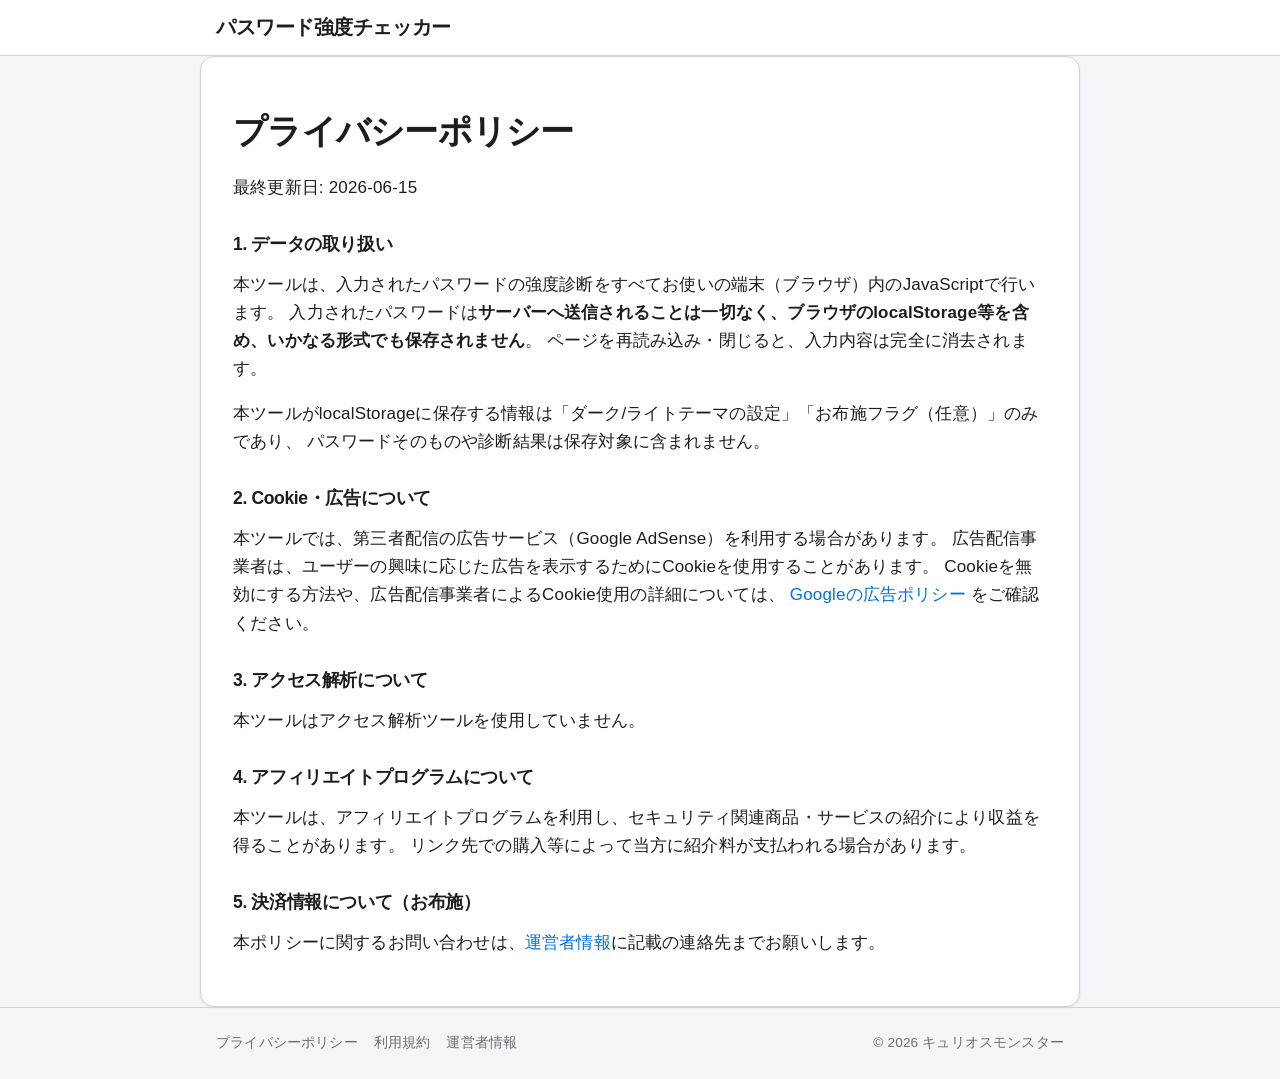
<file: tools/strength/privacy.html>
<!DOCTYPE html>
<html lang="ja">
<head>
<meta charset="UTF-8">
<meta name="viewport" content="width=device-width, initial-scale=1">
<title>プライバシーポリシー｜パスワード強度チェッカー</title>
<meta name="description" content="パスワード強度チェッカーのプライバシーポリシー。入力したパスワードは保存・送信されません。">
<link rel="canonical" href="https://ai-kaihatsubu.github.io/014-password-strength/privacy.html">
<link rel="stylesheet" href="style.css">
</head>
<body class="legal-page">
<header class="site-header">
  <div class="container header-inner">
    <h1 class="logo"><a href="index.html" style="color:inherit;text-decoration:none;">パスワード強度チェッカー</a></h1>
  </div>
</header>
<main class="container">
  <h1>プライバシーポリシー</h1>
  <p>最終更新日: 2026-06-15</p>

  <h2>1. データの取り扱い</h2>
  <p>
    本ツールは、入力されたパスワードの強度診断をすべてお使いの端末（ブラウザ）内のJavaScriptで行います。
    入力されたパスワードは<strong>サーバーへ送信されることは一切なく、ブラウザのlocalStorage等を含め、いかなる形式でも保存されません</strong>。
    ページを再読み込み・閉じると、入力内容は完全に消去されます。
  </p>
  <p>
    本ツールがlocalStorageに保存する情報は「ダーク/ライトテーマの設定」「お布施フラグ（任意）」のみであり、
    パスワードそのものや診断結果は保存対象に含まれません。
  </p>

  <h2>2. Cookie・広告について</h2>
  <p>
    本ツールでは、第三者配信の広告サービス（Google AdSense）を利用する場合があります。
    広告配信事業者は、ユーザーの興味に応じた広告を表示するためにCookieを使用することがあります。
    Cookieを無効にする方法や、広告配信事業者によるCookie使用の詳細については、
    <a href="https://policies.google.com/technologies/ads?hl=ja" rel="noopener" target="_blank">Googleの広告ポリシー</a>
    をご確認ください。
  </p>

  <h2>3. アクセス解析について</h2>
  <p>本ツールはアクセス解析ツールを使用していません。</p>

  <h2>4. アフィリエイトプログラムについて</h2>
  <p>
    本ツールは、アフィリエイトプログラムを利用し、セキュリティ関連商品・サービスの紹介により収益を得ることがあります。
    リンク先での購入等によって当方に紹介料が支払われる場合があります。
  </p>

  <h2>5. 決済情報について（お布施）</h2>
  <p>本ポリシーに関するお問い合わせは、<a href="operator.html">運営者情報</a>に記載の連絡先までお願いします。</p>
</main>
<footer class="site-footer">
  <div class="container footer-inner">
    <nav aria-label="フッターリンク">
      <a href="privacy.html">プライバシーポリシー</a>
      <a href="terms.html">利用規約</a>
      <a href="operator.html">運営者情報</a>
    </nav>
    <p class="copyright">&copy; 2026 キュリオスモンスター</p>
  </div>
</footer>
<script src="app.js" defer></script>
</body>
</html>
</file>
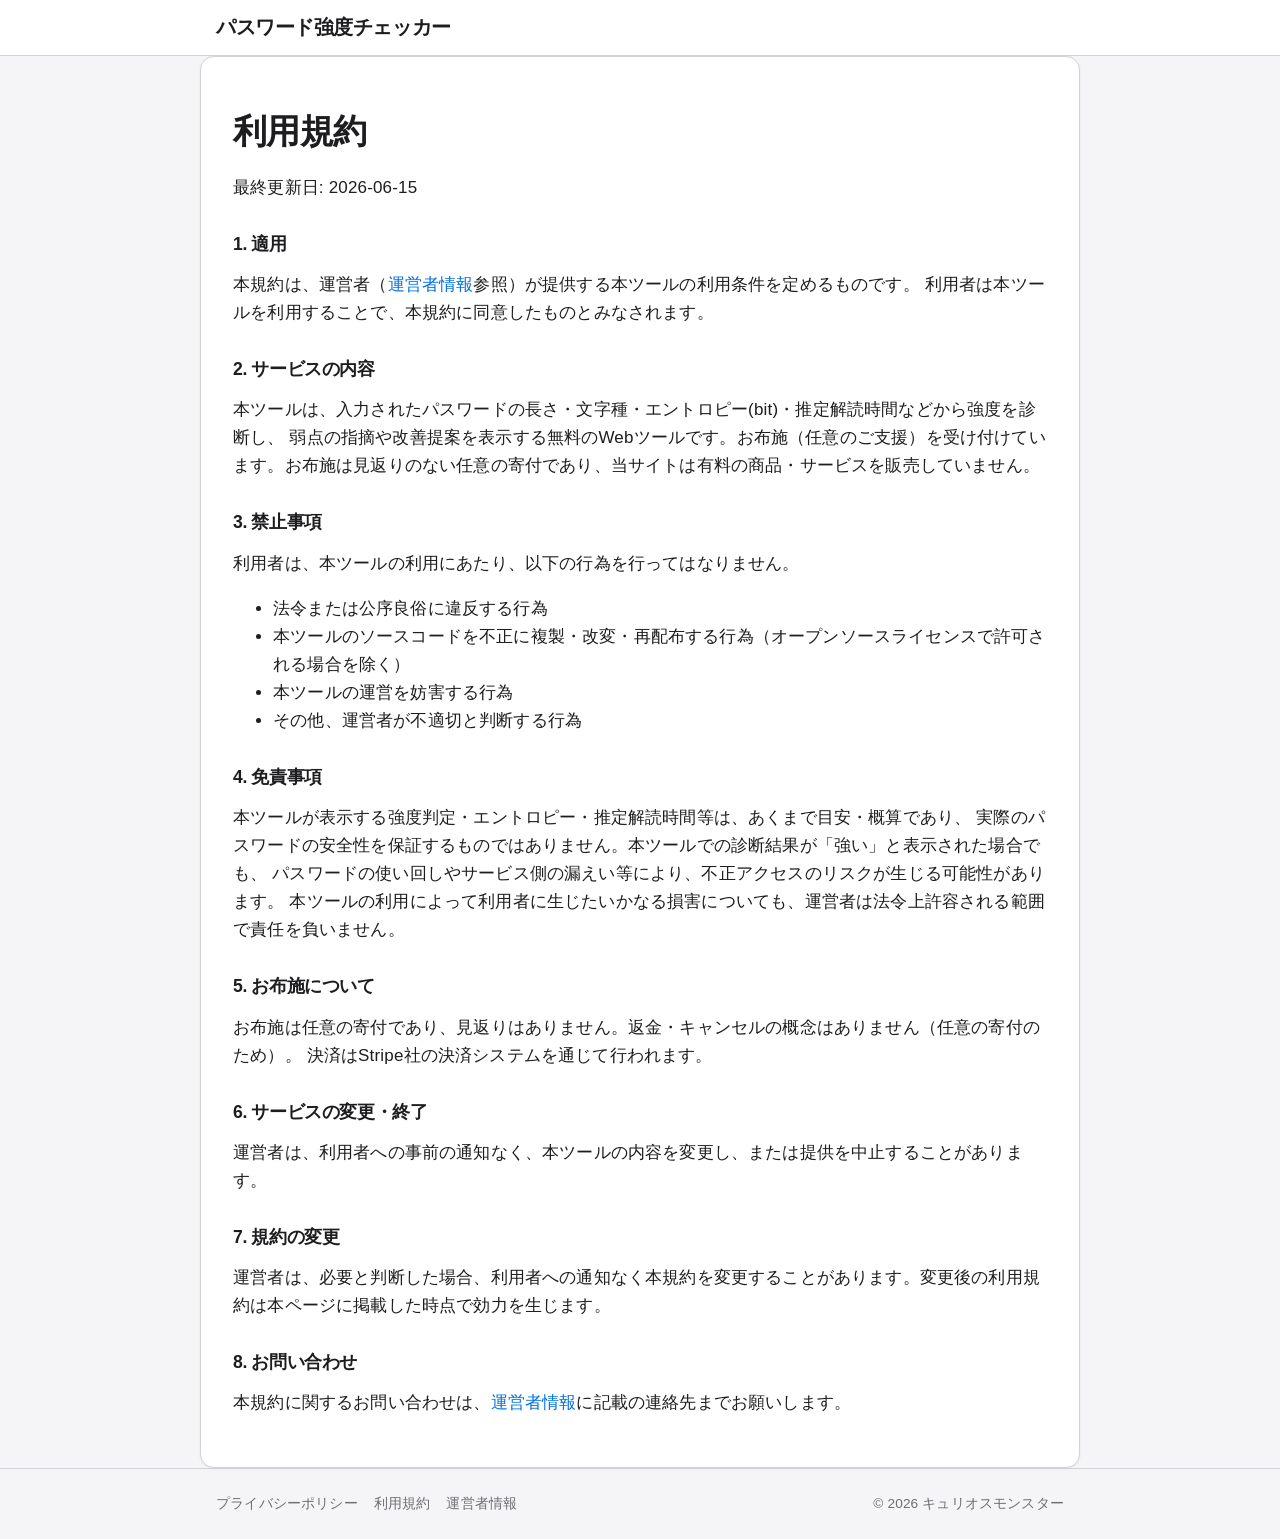
<file: tools/strength/terms.html>
<!DOCTYPE html>
<html lang="ja">
<head>
<meta charset="UTF-8">
<meta name="viewport" content="width=device-width, initial-scale=1">
<title>利用規約｜パスワード強度チェッカー</title>
<meta name="description" content="パスワード強度チェッカーの利用規約。">
<link rel="canonical" href="https://ai-kaihatsubu.github.io/014-password-strength/terms.html">
<link rel="stylesheet" href="style.css">
</head>
<body class="legal-page">
<header class="site-header">
  <div class="container header-inner">
    <h1 class="logo"><a href="index.html" style="color:inherit;text-decoration:none;">パスワード強度チェッカー</a></h1>
  </div>
</header>
<main class="container">
  <h1>利用規約</h1>
  <p>最終更新日: 2026-06-15</p>

  <h2>1. 適用</h2>
  <p>本規約は、運営者（<a href="operator.html">運営者情報</a>参照）が提供する本ツールの利用条件を定めるものです。
  利用者は本ツールを利用することで、本規約に同意したものとみなされます。</p>

  <h2>2. サービスの内容</h2>
  <p>
    本ツールは、入力されたパスワードの長さ・文字種・エントロピー(bit)・推定解読時間などから強度を診断し、
    弱点の指摘や改善提案を表示する無料のWebツールです。お布施（任意のご支援）を受け付けています。お布施は見返りのない任意の寄付であり、当サイトは有料の商品・サービスを販売していません。
  </p>

  <h2>3. 禁止事項</h2>
  <p>利用者は、本ツールの利用にあたり、以下の行為を行ってはなりません。</p>
  <ul>
    <li>法令または公序良俗に違反する行為</li>
    <li>本ツールのソースコードを不正に複製・改変・再配布する行為（オープンソースライセンスで許可される場合を除く）</li>
    <li>本ツールの運営を妨害する行為</li>
    <li>その他、運営者が不適切と判断する行為</li>
  </ul>

  <h2>4. 免責事項</h2>
  <p>
    本ツールが表示する強度判定・エントロピー・推定解読時間等は、あくまで目安・概算であり、
    実際のパスワードの安全性を保証するものではありません。本ツールでの診断結果が「強い」と表示された場合でも、
    パスワードの使い回しやサービス側の漏えい等により、不正アクセスのリスクが生じる可能性があります。
    本ツールの利用によって利用者に生じたいかなる損害についても、運営者は法令上許容される範囲で責任を負いません。
  </p>

  <h2>5. お布施について</h2>
  <p>
    お布施は任意の寄付であり、見返りはありません。返金・キャンセルの概念はありません（任意の寄付のため）。
    決済はStripe社の決済システムを通じて行われます。
  </p>

  <h2>6. サービスの変更・終了</h2>
  <p>運営者は、利用者への事前の通知なく、本ツールの内容を変更し、または提供を中止することがあります。</p>

  <h2>7. 規約の変更</h2>
  <p>運営者は、必要と判断した場合、利用者への通知なく本規約を変更することがあります。変更後の利用規約は本ページに掲載した時点で効力を生じます。</p>

  <h2>8. お問い合わせ</h2>
  <p>本規約に関するお問い合わせは、<a href="operator.html">運営者情報</a>に記載の連絡先までお願いします。</p>
</main>
<footer class="site-footer">
  <div class="container footer-inner">
    <nav aria-label="フッターリンク">
      <a href="privacy.html">プライバシーポリシー</a>
      <a href="terms.html">利用規約</a>
      <a href="operator.html">運営者情報</a>
    </nav>
    <p class="copyright">&copy; 2026 キュリオスモンスター</p>
  </div>
</footer>
<script src="app.js" defer></script>
</body>
</html>
</file>
<file: style.css>
/* ============================================
   カテゴリ統合アプリ シェルテンプレート : style.css
   Apple基盤デザイン + タブバー + iframeパネル
   ============================================ */

:root {
  --color-bg: #f5f5f7;
  --color-surface: #ffffff;
  --color-text: #1d1d1f;
  --color-text-muted: #6e6e73;
  --color-border: #d2d2d7;
  --color-primary: #0071e3;
  --color-primary-hover: #0077ed;
  --radius: 14px;
  --radius-sm: 10px;
  --shadow-sm: 0 1px 3px rgba(0, 0, 0, 0.06);
  --shadow-md: 0 6px 24px rgba(0, 0, 0, 0.08);

  --max-width: 960px;
  --space-1: 4px;
  --space-2: 8px;
  --space-3: 16px;
  --space-4: 24px;
  --space-5: 32px;
  --space-6: 48px;

  --font-base: -apple-system, BlinkMacSystemFont, "SF Pro JP", "SF Pro Text",
    "Helvetica Neue", "Hiragino Sans", "Hiragino Kaku Gothic ProN", "Yu Gothic",
    Meiryo, sans-serif;

  --transition: 0.15s ease;
  --iframe-height: 80vh;
}

[data-theme="dark"] {
  --color-bg: #000000;
  --color-surface: #1c1c1e;
  --color-text: #f5f5f7;
  --color-text-muted: #a1a1a6;
  --color-border: #3a3a3c;
  --color-primary: #2997ff;
  --color-primary-hover: #4aa8ff;
  --shadow-sm: 0 1px 3px rgba(0, 0, 0, 0.5);
  --shadow-md: 0 6px 24px rgba(0, 0, 0, 0.6);
}

* {
  box-sizing: border-box;
}

html {
  -webkit-text-size-adjust: 100%;
}

body {
  margin: 0;
  font-family: var(--font-base);
  font-size: 17px;
  background: var(--color-bg);
  color: var(--color-text);
  line-height: 1.65;
  letter-spacing: 0.01em;
  transition: background var(--transition), color var(--transition);
  -webkit-font-smoothing: antialiased;
  -moz-osx-font-smoothing: grayscale;
  padding-bottom: env(safe-area-inset-bottom);
}

h1, h2, h3, h4 {
  color: var(--color-text);
  font-weight: 600;
  letter-spacing: -0.022em;
  line-height: 1.15;
}

a {
  color: var(--color-primary);
  text-decoration: none;
}
a:hover {
  text-decoration: underline;
}

.btn, button {
  font-family: inherit;
  border-radius: 980px;
  font-weight: 500;
  transition: background var(--transition), opacity var(--transition), transform 0.05s ease;
}
.btn:active, button:active {
  transform: scale(0.98);
}

.container {
  max-width: var(--max-width);
  margin: 0 auto;
  padding: 0 var(--space-3);
}

.visually-hidden {
  position: absolute;
  width: 1px;
  height: 1px;
  overflow: hidden;
  clip: rect(0 0 0 0);
  white-space: nowrap;
}

/* Skip link */
.skip-link {
  position: absolute;
  left: -999px;
  top: auto;
}
.skip-link:focus {
  left: var(--space-2);
  top: var(--space-2);
  z-index: 1000;
  background: var(--color-primary);
  color: #fff;
  padding: var(--space-2) var(--space-3);
  border-radius: var(--radius-sm);
}

/* Header */
.site-header {
  border-bottom: 1px solid var(--color-border);
  background: var(--color-surface);
  position: sticky;
  top: 0;
  z-index: 100;
}

.header-inner {
  display: flex;
  align-items: center;
  justify-content: space-between;
  padding-top: var(--space-3);
  padding-bottom: var(--space-3);
}

.logo {
  font-size: 1.25rem;
  font-weight: 700;
  margin: 0;
}

.header-actions {
  display: flex;
  gap: var(--space-2);
}

#theme-toggle {
  background: var(--color-bg);
  border: 1px solid var(--color-border);
  border-radius: var(--radius-sm);
  width: 40px;
  height: 40px;
  font-size: 1.1rem;
  cursor: pointer;
  display: flex;
  align-items: center;
  justify-content: center;
  transition: background var(--transition), border-color var(--transition);
}
#theme-toggle:hover {
  background: var(--color-border);
}

/* Tabs（タブバーは app.js が動的生成） */
.tab-nav {
  display: flex;
  flex-wrap: nowrap;
  gap: var(--space-1);
  padding: var(--space-2) 0;
  overflow-x: auto;
  -webkit-overflow-scrolling: touch;
  scrollbar-width: thin;
}

.tab-button {
  flex: 0 0 auto;
  min-width: 110px;
  white-space: nowrap;
  padding: var(--space-3) var(--space-3);
  border: none;
  background: transparent;
  color: var(--color-text-muted);
  font-size: 0.9rem;
  font-weight: 600;
  font-family: inherit;
  cursor: pointer;
  border-radius: var(--radius-sm);
  border-bottom: 3px solid transparent;
  transition: color var(--transition), background var(--transition), border-color var(--transition);
  text-align: center;
}

.tab-button:hover {
  color: var(--color-text);
  background: var(--color-bg);
}

.tab-button:focus-visible {
  outline: 2px solid var(--color-primary);
  outline-offset: 2px;
}

.tab-button[aria-selected="true"] {
  color: var(--color-primary);
  border-bottom-color: var(--color-primary);
  background: var(--color-bg);
}

/* Tab panels / iframe（パネルは app.js が動的生成） */
.tool-panels {
  padding-top: var(--space-3);
  padding-bottom: var(--space-3);
}

.tool-panel {
  display: none;
}

.tool-panel[data-active="true"] {
  display: block;
}

.tool-frame-wrapper {
  width: 100%;
  border: none;
  border-radius: var(--radius);
  overflow: hidden;
  background: var(--color-surface);
  box-shadow: var(--shadow-sm);
}

.tool-frame {
  display: block;
  width: 100%;
  height: var(--iframe-height);
  min-height: 600px;
  border: none;
  background: var(--color-surface);
}

/* Ad slot */
.ad-slot {
  text-align: center;
  padding: var(--space-3);
  margin: var(--space-3) 0;
}

.ad-placeholder {
  margin: 0;
  padding: var(--space-3);
  border: 1px dashed var(--color-border);
  border-radius: var(--radius-sm);
  color: var(--color-text-muted);
  font-size: 0.85rem;
}

/* Affiliate box */
.affiliate-box {
  margin: var(--space-4) 0;
  padding: var(--space-3);
  background: var(--color-surface);
  border: 1px solid var(--color-border);
  border-radius: var(--radius);
}

.affiliate-box h2 {
  margin-top: 0;
  font-size: 1.05rem;
}

.pr-label {
  display: inline-block;
  font-size: 0.7rem;
  font-weight: 700;
  color: var(--color-text-muted);
  border: 1px solid var(--color-border);
  border-radius: var(--radius-sm);
  padding: 1px 6px;
  margin: 0 0 var(--space-2);
}

.affiliate-list {
  list-style: none;
  margin: 0;
  padding: 0;
  display: flex;
  flex-direction: column;
  gap: var(--space-1);
}

.affiliate-list a {
  color: var(--color-primary);
  text-decoration: none;
}
.affiliate-list a:hover {
  text-decoration: underline;
}

/* Pro box */
.pro-box {
  margin: var(--space-4) 0;
  padding: var(--space-4);
  background: var(--color-surface);
  border: 1px solid var(--color-border);
  border-radius: var(--radius);
  text-align: center;
}

.pro-box h2 {
  margin-top: 0;
}

.pro-features {
  list-style: none;
  padding: 0;
  margin: var(--space-3) 0;
  display: flex;
  flex-wrap: wrap;
  justify-content: center;
  gap: var(--space-2);
}

.pro-features li {
  background: var(--color-bg);
  border: 1px solid var(--color-border);
  border-radius: var(--radius-sm);
  padding: var(--space-1) var(--space-3);
  font-size: 0.85rem;
}

/* Buttons */
.btn {
  display: inline-block;
  padding: var(--space-2) var(--space-4);
  border: 1px solid var(--color-border);
  background: var(--color-surface);
  color: var(--color-text);
  font-size: 0.9rem;
  cursor: pointer;
}
.btn:hover {
  background: var(--color-bg);
}

.btn-primary {
  background: var(--color-primary);
  border-color: var(--color-primary);
  color: #fff;
}
.btn-primary:hover {
  background: var(--color-primary-hover);
  border-color: var(--color-primary-hover);
}

.btn-secondary {
  background: var(--color-surface);
}

.btn-sm {
  padding: var(--space-1) var(--space-2);
  font-size: 0.8rem;
}

.hint {
  color: var(--color-text-muted);
  font-size: 0.85rem;
}

/* Content sections */
.content-section {
  margin: var(--space-4) 0;
  padding: var(--space-4);
  background: var(--color-surface);
  border: 1px solid var(--color-border);
  border-radius: var(--radius);
}

.content-section h2 {
  margin-top: 0;
}

/* Footer */
.site-footer {
  border-top: 1px solid var(--color-border);
  margin-top: var(--space-5);
  padding: var(--space-4) 0;
  background: var(--color-surface);
}

.footer-inner {
  display: flex;
  flex-wrap: wrap;
  justify-content: space-between;
  align-items: center;
  gap: var(--space-2);
}

.footer-inner nav {
  display: flex;
  gap: var(--space-3);
  flex-wrap: wrap;
}

.footer-inner a {
  color: var(--color-text-muted);
  text-decoration: none;
  font-size: 0.85rem;
}
.footer-inner a:hover {
  color: var(--color-primary);
}

.copyright {
  margin: 0;
  font-size: 0.85rem;
  color: var(--color-text-muted);
}

/* Legal pages */
.legal-page main h1 {
  margin-top: var(--space-4);
}
.legal-page main {
  padding-top: var(--space-3);
  padding-bottom: var(--space-5);
}

/* Responsive */
@media (max-width: 640px) {
  :root {
    --iframe-height: 75vh;
  }

  .tab-button {
    min-width: 90px;
    font-size: 0.85rem;
    padding: var(--space-2) var(--space-2);
  }

  .logo {
    font-size: 1.05rem;
  }

  .tool-frame {
    min-height: 480px;
  }
}
</file>
<file: tools/generate/style.css>
/* ============================================
   パスワード生成ツール : style.css
   CSS変数によるテーマ管理 / レスポンシブ / モバイルファースト
   外部CDN不使用
   ============================================ */

:root {
  /* カラー（ライト） */
  --color-bg: #f5f5f7;
  --color-surface: #ffffff;
  --color-text: #1d1d1f;
  --color-text-muted: #6e6e73;
  --color-border: #d2d2d7;
  --color-primary: #0071e3;
  --color-primary-hover: #0077ed;
  --color-accent: #f59e0b;
  --color-danger: #d70015;
  --color-success: #1d9d52;

  /* 強度メーター色 */
  --color-strength-weak: #dc2626;
  --color-strength-medium: #f59e0b;
  --color-strength-strong: #16a34a;
  --color-strength-very-strong: #15803d;

  /* レイアウト */
  --max-width: 880px;
  --radius: 14px;
  --radius-sm: 10px;
  --space-1: 4px;
  --space-2: 8px;
  --space-3: 16px;
  --space-4: 24px;
  --space-5: 32px;
  --space-6: 48px;

  /* タイポグラフィ */
  --font-base: -apple-system, BlinkMacSystemFont, "SF Pro JP", "SF Pro Text",
    "Helvetica Neue", "Hiragino Sans", "Hiragino Kaku Gothic ProN", "Yu Gothic", Meiryo, sans-serif;
  --font-mono: "SFMono-Regular", Consolas, "Liberation Mono", Menlo, monospace;

  --shadow-sm: 0 1px 3px rgba(0, 0, 0, 0.06);
  --shadow-md: 0 6px 24px rgba(0, 0, 0, 0.08);

  --transition: 0.15s ease;
}

[data-theme="dark"] {
  --color-bg: #000000;
  --color-surface: #1c1c1e;
  --color-text: #f5f5f7;
  --color-text-muted: #a1a1a6;
  --color-border: #3a3a3c;
  --color-primary: #2997ff;
  --color-primary-hover: #4aa8ff;
  --shadow-sm: 0 1px 3px rgba(0, 0, 0, 0.5);
  --shadow-md: 0 6px 24px rgba(0, 0, 0, 0.6);
}

* {
  box-sizing: border-box;
}

html {
  -webkit-text-size-adjust: 100%;
}

body {
  margin: 0;
  font-family: var(--font-base);
  font-size: 17px;
  background: var(--color-bg);
  color: var(--color-text);
  line-height: 1.65;
  letter-spacing: 0.01em;
  transition: background var(--transition), color var(--transition);
  -webkit-font-smoothing: antialiased;
  -moz-osx-font-smoothing: grayscale;
  padding-bottom: env(safe-area-inset-bottom);
}

h1, h2, h3, h4 {
  color: var(--color-text);
  font-weight: 600;
  letter-spacing: -0.022em;
  line-height: 1.15;
}
h1 { font-size: 2.1rem; }
p, li, label, td, th { color: var(--color-text); }
small, .hint, .note, .conversion-note { color: var(--color-text-muted); }
a { color: var(--color-primary); text-decoration: none; }
a:hover { text-decoration: underline; }

input, textarea, select {
  font-family: inherit;
  font-size: 1rem;
  color: var(--color-text);
  background: var(--color-surface);
  border: 1px solid var(--color-border);
  border-radius: var(--radius-sm);
}
input:focus, textarea:focus, select:focus {
  outline: none;
  border-color: var(--color-primary);
  box-shadow: 0 0 0 3px rgba(0, 113, 227, 0.25);
}

.container {
  max-width: var(--max-width);
  margin: 0 auto;
  padding: 0 var(--space-3);
}

/* Skip link */
.skip-link {
  position: absolute;
  left: -999px;
  top: auto;
}
.skip-link:focus {
  left: var(--space-2);
  top: var(--space-2);
  z-index: 1000;
  background: var(--color-primary);
  color: #fff;
  padding: var(--space-2) var(--space-3);
  border-radius: var(--radius-sm);
}

.visually-hidden {
  position: absolute;
  width: 1px;
  height: 1px;
  overflow: hidden;
  clip: rect(0, 0, 0, 0);
  white-space: nowrap;
}

/* Header */
.site-header {
  border-bottom: 1px solid var(--color-border);
  background: var(--color-surface);
  position: sticky;
  top: 0;
  z-index: 100;
}

.header-inner {
  display: flex;
  align-items: center;
  justify-content: space-between;
  padding-top: var(--space-3);
  padding-bottom: var(--space-3);
}

.logo {
  font-size: 1.25rem;
  font-weight: 700;
  margin: 0;
}

.header-actions button {
  border: 1px solid var(--color-border);
  background: var(--color-surface);
  color: var(--color-text);
  border-radius: var(--radius-sm);
  width: 40px;
  height: 40px;
  font-size: 1.1rem;
  cursor: pointer;
  transition: background var(--transition), border-color var(--transition);
}
.header-actions button:hover {
  background: var(--color-bg);
}
.header-actions button:focus-visible,
a:focus-visible,
button:focus-visible,
input:focus-visible,
textarea:focus-visible,
select:focus-visible {
  outline: 3px solid var(--color-primary);
  outline-offset: 2px;
}

/* Main */
main {
  padding-top: var(--space-4);
  padding-bottom: var(--space-6);
}

.tool-section,
.affiliate-box,
.pro-box,
.guide-section {
  background: var(--color-surface);
  border: 1px solid var(--color-border);
  border-radius: var(--radius);
  padding: var(--space-4);
  margin-bottom: var(--space-4);
  box-shadow: var(--shadow-sm);
}

h2 {
  font-size: 1.1rem;
  margin-top: 0;
}

h3 {
  font-size: 1rem;
}

/* 広告枠 */
.ad-slot {
  max-width: var(--max-width);
  margin: var(--space-3) auto;
  padding: 0 var(--space-3);
}
.ad-placeholder {
  border: 1px dashed var(--color-border);
  border-radius: var(--radius-sm);
  text-align: center;
  padding: var(--space-3);
  color: var(--color-text-muted);
  font-size: 0.85rem;
  margin: 0;
}

/* アフィリ */
.pr-label {
  display: inline-block;
  font-size: 0.7rem;
  font-weight: 700;
  color: var(--color-text-muted);
  border: 1px solid var(--color-border);
  border-radius: var(--radius-sm);
  padding: 1px 6px;
  margin-bottom: var(--space-2);
}
.affiliate-list {
  list-style: none;
  margin: 0;
  padding: 0;
  display: grid;
  gap: var(--space-2);
}
.affiliate-list a {
  color: var(--color-primary);
  text-decoration: none;
}
.affiliate-list a:hover {
  text-decoration: underline;
}

/* ボタン */
.btn {
  display: inline-block;
  border: none;
  border-radius: 980px;
  padding: var(--space-2) var(--space-4);
  font-size: 1rem;
  font-weight: 500;
  cursor: pointer;
  transition: background var(--transition), opacity var(--transition), transform 0.05s ease;
  min-height: 44px;
}
.btn:active {
  transform: scale(0.98);
}
.btn-primary {
  background: var(--color-primary);
  color: #fff;
  border: 1px solid var(--color-primary);
}
.btn-primary:hover {
  background: var(--color-primary-hover);
}
.btn-secondary {
  background: var(--color-bg);
  color: var(--color-text);
  border: 1px solid var(--color-border);
}
.btn-secondary:hover {
  background: var(--color-border);
}

/* ============================================
   パスワード生成ツール 固有コンポーネント
   ============================================ */

/* メイン出力 */
.pw-output {
  display: flex;
  flex-wrap: wrap;
  gap: var(--space-2);
  margin-bottom: var(--space-2);
}
.pw-output-field {
  flex: 1 1 240px;
  min-width: 0;
  font-family: var(--font-mono);
  font-size: 1.15rem;
  letter-spacing: 0.04em;
  padding: var(--space-2) var(--space-3);
  border: 1px solid var(--color-border);
  border-radius: var(--radius-sm);
  background: var(--color-bg);
  color: var(--color-text);
  min-height: 44px;
}
.pw-copy-btn,
.pw-regen-btn {
  white-space: nowrap;
}

.copy-feedback {
  min-height: 1.2em;
  font-size: 0.85rem;
  color: var(--color-success);
  margin: 0 0 var(--space-3) 0;
}

/* 名前を付けて保存 */
.save-row {
  display: flex;
  flex-wrap: wrap;
  gap: var(--space-2);
  margin-bottom: var(--space-2);
}
.save-name-input {
  flex: 1 1 240px;
  min-width: 0;
  padding: var(--space-2) var(--space-3);
  border: 1px solid var(--color-border);
  border-radius: var(--radius-sm);
  background: var(--color-surface);
  color: var(--color-text);
  font-size: 1rem;
  min-height: 44px;
}

/* 保存したパスワード一覧 */
.saved-section {
  border-top: 1px solid var(--color-border);
  padding-top: var(--space-4);
  margin-top: var(--space-4);
}
.saved-title {
  margin: 0 0 var(--space-2) 0;
}
.saved-privacy-note {
  font-size: 0.85rem;
  color: var(--color-text-muted);
  margin: 0 0 var(--space-3) 0;
}
.saved-empty {
  font-size: 0.9rem;
  color: var(--color-text-muted);
  margin: 0;
}
.saved-list {
  list-style: none;
  margin: 0;
  padding: 0;
  display: grid;
  gap: var(--space-2);
}
.saved-item {
  display: flex;
  align-items: center;
  gap: var(--space-2);
  flex-wrap: wrap;
  padding: var(--space-2);
  border: 1px solid var(--color-border);
  border-radius: var(--radius-sm);
  background: var(--color-bg);
}
.saved-item-name {
  flex: 1 1 140px;
  min-width: 0;
  font-weight: 600;
  word-break: break-all;
}
.saved-item-pw {
  flex: 1 1 160px;
  min-width: 0;
  font-family: var(--font-mono);
  font-size: 0.95rem;
  word-break: break-all;
}
.saved-item-feedback {
  font-size: 0.8rem;
  color: var(--color-success);
}

/* 強度メーター */
.strength-meter {
  margin-bottom: var(--space-4);
}
.strength-bar-track {
  width: 100%;
  height: 10px;
  background: var(--color-border);
  border-radius: 999px;
  overflow: hidden;
}
.strength-bar-fill {
  height: 100%;
  width: 0%;
  border-radius: 999px;
  transition: width var(--transition), background var(--transition);
  background: var(--color-strength-weak);
}
.strength-bar-fill--weak {
  background: var(--color-strength-weak);
}
.strength-bar-fill--medium {
  background: var(--color-strength-medium);
}
.strength-bar-fill--strong {
  background: var(--color-strength-strong);
}
.strength-bar-fill--very-strong {
  background: var(--color-strength-very-strong);
}
.strength-label {
  margin: var(--space-1) 0 0 0;
  font-size: 0.9rem;
  color: var(--color-text-muted);
}

/* 長さコントロール */
.control-row {
  display: flex;
  align-items: center;
  gap: var(--space-3);
  margin-bottom: var(--space-4);
  flex-wrap: wrap;
}
.control-label {
  font-weight: 600;
  flex: 0 0 auto;
}
.control-row input[type="range"] {
  flex: 1 1 160px;
  min-width: 120px;
  accent-color: var(--color-primary);
}
.length-number {
  width: 72px;
  flex: 0 0 auto;
  padding: var(--space-1) var(--space-2);
  border: 1px solid var(--color-border);
  border-radius: var(--radius-sm);
  background: var(--color-surface);
  color: var(--color-text);
  font-size: 1rem;
  min-height: 40px;
  text-align: center;
}

/* 文字種・オプション */
.charset-fieldset {
  border: 1px solid var(--color-border);
  border-radius: var(--radius-sm);
  padding: var(--space-3);
  margin: 0 0 var(--space-4) 0;
}
.charset-fieldset legend {
  font-weight: 600;
  padding: 0 var(--space-1);
}
.charset-grid {
  display: grid;
  grid-template-columns: repeat(2, minmax(0, 1fr));
  gap: var(--space-2);
}
.checkbox-row {
  display: flex;
  align-items: center;
  gap: var(--space-2);
  cursor: pointer;
  min-height: 44px;
}
.checkbox-row input[type="checkbox"] {
  width: 20px;
  height: 20px;
  accent-color: var(--color-primary);
  flex: 0 0 auto;
}
.field-error {
  color: var(--color-danger);
  font-size: 0.85rem;
  margin: var(--space-2) 0 0 0;
}

/* まとめて生成 */
.bulk-section {
  border-top: 1px solid var(--color-border);
  padding-top: var(--space-4);
}
.bulk-header {
  display: flex;
  align-items: center;
  justify-content: space-between;
  flex-wrap: wrap;
  gap: var(--space-2);
  margin-bottom: var(--space-2);
}
.bulk-title {
  margin: 0;
}
.bulk-limit-note {
  font-size: 0.85rem;
  color: var(--color-text-muted);
  margin: 0 0 var(--space-2) 0;
}
.bulk-list {
  list-style: none;
  margin: 0;
  padding: 0;
  display: grid;
  gap: var(--space-2);
}
.bulk-item {
  display: flex;
  align-items: center;
  gap: var(--space-2);
  flex-wrap: wrap;
  padding: var(--space-2);
  border: 1px solid var(--color-border);
  border-radius: var(--radius-sm);
  background: var(--color-bg);
}
.bulk-item-text {
  flex: 1 1 200px;
  min-width: 0;
  font-family: var(--font-mono);
  font-size: 0.95rem;
  word-break: break-all;
}
.bulk-item-feedback {
  font-size: 0.8rem;
  color: var(--color-success);
}

/* Pro案内 */
.pro-dev-note {
  margin-top: var(--space-3);
}

/* Footer */
.site-footer {
  border-top: 1px solid var(--color-border);
  padding: var(--space-4) 0;
  color: var(--color-text-muted);
  font-size: 0.85rem;
}
.footer-inner {
  display: flex;
  flex-wrap: wrap;
  gap: var(--space-3);
  justify-content: space-between;
  align-items: center;
}
.footer-inner nav {
  display: flex;
  gap: var(--space-3);
  flex-wrap: wrap;
}
.footer-inner a {
  color: var(--color-text-muted);
  text-decoration: none;
}
.footer-inner a:hover {
  text-decoration: underline;
}
.copyright {
  margin: 0;
}

/* 法務ページ用 */
.legal-page main {
  background: var(--color-surface);
  border: 1px solid var(--color-border);
  border-radius: var(--radius);
  padding: var(--space-5);
  box-shadow: var(--shadow-sm);
}
.legal-page h2 {
  margin-top: var(--space-5);
}
.legal-page h2:first-child {
  margin-top: 0;
}

/* レスポンシブ */
@media (max-width: 600px) {
  :root {
    --space-4: 16px;
    --space-5: 24px;
  }
  .logo {
    font-size: 1.05rem;
  }
  .tool-section .btn,
  .pro-box .btn {
    width: 100%;
  }
  .pw-output {
    flex-direction: column;
  }
  .pw-output-field {
    flex: 1 1 auto;
    width: 100%;
  }
  .charset-grid {
    grid-template-columns: 1fr;
  }
  .control-row {
    align-items: stretch;
  }
  .control-row input[type="range"] {
    flex: 1 1 100%;
    width: 100%;
  }
  .bulk-item-feedback {
    width: 100%;
  }
  .bulk-item .btn {
    width: auto;
  }
  .save-row {
    flex-direction: column;
  }
  .save-name-input {
    flex: 1 1 auto;
    width: 100%;
  }
  .saved-item-feedback {
    width: 100%;
  }
  .saved-item .btn {
    width: auto;
  }
}
</file>
<file: tools/strength/style.css>
/* ============================================
   パスワード強度チェッカー : style.css
   CSS変数によるテーマ管理 / レスポンシブ / モバイルファースト
   外部CDN不使用 / Apple基盤デザイントークン
   ============================================ */

:root {
  --color-bg: #f5f5f7;
  --color-surface: #fff;
  --color-text: #1d1d1f;
  --color-text-muted: #6e6e73;
  --color-border: #d2d2d7;
  --color-primary: #0071e3;
  --color-primary-hover: #0077ed;
  --color-danger: #d70015;
  --color-success: #1d9d52;
  --radius: 14px;
  --radius-sm: 10px;
  --shadow-sm: 0 1px 3px rgba(0,0,0,.06);
  --shadow-md: 0 6px 24px rgba(0,0,0,.08);
  --font-base: -apple-system,BlinkMacSystemFont,"SF Pro JP","SF Pro Text","Helvetica Neue","Hiragino Sans","Hiragino Kaku Gothic ProN","Yu Gothic",Meiryo,sans-serif;
  --font-mono: "SFMono-Regular", Consolas, "Liberation Mono", Menlo, monospace;

  --max-width: 880px;
  --space-1: 4px;
  --space-2: 8px;
  --space-3: 16px;
  --space-4: 24px;
  --space-5: 32px;
  --space-6: 48px;
  --transition: 0.15s ease;
}

[data-theme=dark] {
  --color-bg: #000;
  --color-surface: #1c1c1e;
  --color-text: #f5f5f7;
  --color-text-muted: #a1a1a6;
  --color-border: #3a3a3c;
  --color-primary: #2997ff;
  --color-primary-hover: #4aa8ff;
  --shadow-sm: 0 1px 3px rgba(0,0,0,.5);
  --shadow-md: 0 6px 24px rgba(0,0,0,.6);
}

* {
  box-sizing: border-box;
}

html {
  -webkit-text-size-adjust: 100%;
}

body {
  margin: 0;
  font-family: var(--font-base);
  font-size: 17px;
  line-height: 1.65;
  color: var(--color-text);
  background: var(--color-bg);
  -webkit-font-smoothing: antialiased;
  -moz-osx-font-smoothing: grayscale;
  letter-spacing: .01em;
  transition: background var(--transition), color var(--transition);
  padding-bottom: env(safe-area-inset-bottom);
}

h1, h2, h3, h4 {
  font-weight: 600;
  letter-spacing: -.022em;
  line-height: 1.15;
}

a {
  color: var(--color-primary);
  text-decoration: none;
}
a:hover {
  text-decoration: underline;
}

.btn, button {
  font-family: inherit;
  transition: background var(--transition), opacity var(--transition), transform 0.05s ease;
}
.btn:active, button:active {
  transform: scale(0.98);
}

input, textarea, select {
  font-family: inherit;
  font-size: 1rem;
  color: var(--color-text);
  background: var(--color-surface);
  border: 1px solid var(--color-border);
  border-radius: var(--radius-sm);
}
input:focus, textarea:focus, select:focus {
  outline: none;
  border-color: var(--color-primary);
  box-shadow: 0 0 0 3px rgba(0,113,227,.25);
}

.container {
  max-width: var(--max-width);
  margin: 0 auto;
  padding: 0 var(--space-3);
}

.sr-only {
  position: absolute;
  width: 1px;
  height: 1px;
  padding: 0;
  margin: -1px;
  overflow: hidden;
  clip: rect(0, 0, 0, 0);
  white-space: nowrap;
  border: 0;
}

/* Skip link */
.skip-link {
  position: absolute;
  left: -999px;
  top: auto;
}
.skip-link:focus {
  left: var(--space-2);
  top: var(--space-2);
  z-index: 1000;
  background: var(--color-primary);
  color: #fff;
  padding: var(--space-2) var(--space-3);
  border-radius: var(--radius-sm);
}

/* Header */
.site-header {
  border-bottom: 1px solid var(--color-border);
  background: var(--color-surface);
  position: sticky;
  top: 0;
  z-index: 100;
}

.header-inner {
  display: flex;
  align-items: center;
  justify-content: space-between;
  padding-top: var(--space-3);
  padding-bottom: var(--space-3);
}

.logo {
  font-size: 1.25rem;
  font-weight: 700;
  margin: 0;
}

.header-actions button {
  border: 1px solid var(--color-border);
  background: var(--color-surface);
  color: var(--color-text);
  border-radius: var(--radius-sm);
  width: 40px;
  height: 40px;
  font-size: 1.1rem;
  cursor: pointer;
}
.header-actions button:hover {
  background: var(--color-bg);
}
.header-actions button:focus-visible,
a:focus-visible,
button:focus-visible,
input:focus-visible,
textarea:focus-visible,
select:focus-visible {
  outline: 3px solid var(--color-primary);
  outline-offset: 2px;
}

/* Main */
main {
  padding-top: var(--space-4);
  padding-bottom: var(--space-6);
}

.tool-section,
.affiliate-box,
.pro-box,
.guide-section {
  background: var(--color-surface);
  border: 1px solid var(--color-border);
  border-radius: var(--radius);
  padding: var(--space-4);
  margin-bottom: var(--space-4);
  box-shadow: var(--shadow-sm);
}

h2 {
  font-size: 1.1rem;
  margin-top: 0;
}
h3 {
  font-size: 1rem;
  margin-top: var(--space-4);
  margin-bottom: var(--space-2);
}

/* 広告枠 */
.ad-slot {
  max-width: var(--max-width);
  margin: var(--space-3) auto;
  padding: 0 var(--space-3);
}
.ad-placeholder {
  border: 1px dashed var(--color-border);
  border-radius: var(--radius-sm);
  text-align: center;
  padding: var(--space-3);
  color: var(--color-text-muted);
  font-size: 0.85rem;
  margin: 0;
}

/* アフィリ */
.pr-label {
  display: inline-block;
  font-size: 0.7rem;
  font-weight: 700;
  color: var(--color-text-muted);
  border: 1px solid var(--color-border);
  border-radius: var(--radius-sm);
  padding: 1px 6px;
  margin-bottom: var(--space-2);
}
.affiliate-list {
  list-style: none;
  margin: 0;
  padding: 0;
  display: grid;
  gap: var(--space-2);
}
.affiliate-list a {
  color: var(--color-primary);
}
.affiliate-list a:hover {
  text-decoration: underline;
}

/* ボタン */
.btn {
  display: inline-block;
  border: none;
  border-radius: 980px;
  padding: .55em 1.25em;
  font-size: 1rem;
  font-weight: 500;
  cursor: pointer;
  min-height: 44px;
}
.btn-primary {
  background: var(--color-primary);
  color: #fff;
  border: 1px solid var(--color-primary);
}
.btn-primary:hover {
  background: var(--color-primary-hover);
}
.btn-secondary {
  background: var(--color-bg);
  color: var(--color-text);
  border: 1px solid var(--color-border);
}
.btn-secondary:hover {
  background: var(--color-border);
}

/* Footer */
.site-footer {
  border-top: 1px solid var(--color-border);
  padding: var(--space-4) 0;
  color: var(--color-text-muted);
  font-size: 0.85rem;
}
.footer-inner {
  display: flex;
  flex-wrap: wrap;
  gap: var(--space-3);
  justify-content: space-between;
  align-items: center;
}
.footer-inner nav {
  display: flex;
  gap: var(--space-3);
  flex-wrap: wrap;
}
.footer-inner a {
  color: var(--color-text-muted);
}
.footer-inner a:hover {
  text-decoration: underline;
}
.copyright {
  margin: 0;
}

/* 法務ページ用 */
.legal-page main {
  background: var(--color-surface);
  border: 1px solid var(--color-border);
  border-radius: var(--radius);
  padding: var(--space-5);
  box-shadow: var(--shadow-sm);
}
.legal-page h2 {
  margin-top: var(--space-5);
}
.legal-page h2:first-child {
  margin-top: 0;
}

/* ============================================
   パスワード強度チェッカー 固有スタイル
   ============================================ */

.pw-input-row {
  position: relative;
  margin-bottom: var(--space-3);
}
.pw-input-row input {
  width: 100%;
  padding: var(--space-3);
  padding-right: 72px;
  font-size: 1.1rem;
  font-family: var(--font-mono);
}
.pw-toggle-btn {
  position: absolute;
  right: var(--space-2);
  top: 50%;
  transform: translateY(-50%);
  border: 1px solid var(--color-border);
  background: var(--color-surface);
  color: var(--color-text);
  border-radius: var(--radius-sm);
  padding: var(--space-1) var(--space-2);
  font-size: 0.85rem;
  cursor: pointer;
  min-height: 36px;
}
.pw-toggle-btn:hover {
  background: var(--color-bg);
}

.privacy-note {
  display: flex;
  align-items: flex-start;
  gap: var(--space-2);
  background: var(--color-bg);
  border: 1px solid var(--color-border);
  border-radius: var(--radius-sm);
  padding: var(--space-2) var(--space-3);
  font-size: 0.85rem;
  color: var(--color-text-muted);
  margin-bottom: var(--space-3);
}
.privacy-note .icon {
  flex-shrink: 0;
}

/* 強度メーター */
.strength-meter {
  margin-bottom: var(--space-4);
}
.strength-bar-track {
  height: 10px;
  border-radius: 999px;
  background: var(--color-bg);
  border: 1px solid var(--color-border);
  overflow: hidden;
  margin-bottom: var(--space-2);
}
.strength-bar-fill {
  height: 100%;
  width: 0%;
  border-radius: 999px;
  background: var(--color-border);
  transition: width 0.2s ease, background 0.2s ease;
}
.strength-bar-fill.level-0 { background: var(--color-border); }
.strength-bar-fill.level-1 { background: var(--color-danger); }
.strength-bar-fill.level-2 { background: #ff9f0a; }
.strength-bar-fill.level-3 { background: #f5c400; }
.strength-bar-fill.level-4 { background: var(--color-success); }
.strength-bar-fill.level-5 { background: #1d9d52; }

.strength-label-row {
  display: flex;
  justify-content: space-between;
  align-items: baseline;
  flex-wrap: wrap;
  gap: var(--space-2);
}
.strength-label {
  font-weight: 700;
  font-size: 1.05rem;
  margin: 0;
}
.strength-label.level-1, .strength-label.level-2 { color: var(--color-danger); }
.strength-label.level-3 { color: #b8860b; }
.strength-label.level-4, .strength-label.level-5 { color: var(--color-success); }

.strength-meta {
  color: var(--color-text-muted);
  font-size: 0.9rem;
  margin: var(--space-1) 0 0 0;
}

/* 詳細情報グリッド */
.detail-grid {
  display: grid;
  grid-template-columns: repeat(auto-fit, minmax(180px, 1fr));
  gap: var(--space-2);
  margin-top: var(--space-3);
}
.detail-card {
  border: 1px solid var(--color-border);
  border-radius: var(--radius-sm);
  padding: var(--space-2) var(--space-3);
}
.detail-card .detail-label {
  font-size: 0.8rem;
  color: var(--color-text-muted);
  margin: 0 0 2px 0;
}
.detail-card .detail-value {
  font-size: 1.05rem;
  font-weight: 700;
  margin: 0;
  font-family: var(--font-mono);
  word-break: break-word;
}

/* チェックリスト（問題点・提案） */
.issue-list, .charset-checklist {
  list-style: none;
  margin: var(--space-2) 0 0 0;
  padding: 0;
  display: grid;
  gap: var(--space-1);
}
.issue-list li, .charset-checklist li {
  display: flex;
  align-items: flex-start;
  gap: var(--space-2);
  font-size: 0.92rem;
  padding: var(--space-1) 0;
}
.issue-list li .mark {
  flex-shrink: 0;
  font-weight: 700;
}
.issue-list li.is-warn .mark { color: var(--color-danger); }
.issue-list li.is-ok .mark { color: var(--color-success); }
.charset-checklist li .mark { color: var(--color-text-muted); }
.charset-checklist li.is-ok .mark { color: var(--color-success); }

.empty-state {
  color: var(--color-text-muted);
  font-size: 0.92rem;
}

/* FAQ */
.faq-list dt {
  font-weight: 700;
  margin-top: var(--space-3);
}
.faq-list dd {
  margin: var(--space-1) 0 0 0;
  color: var(--color-text-muted);
}

/* レスポンシブ */
@media (max-width: 600px) {
  :root {
    --space-4: 16px;
    --space-5: 24px;
  }
  .logo {
    font-size: 1.05rem;
  }
  .btn {
    width: 100%;
  }
  .pw-input-row input {
    font-size: 1rem;
    padding-right: 64px;
  }
}
</file>
